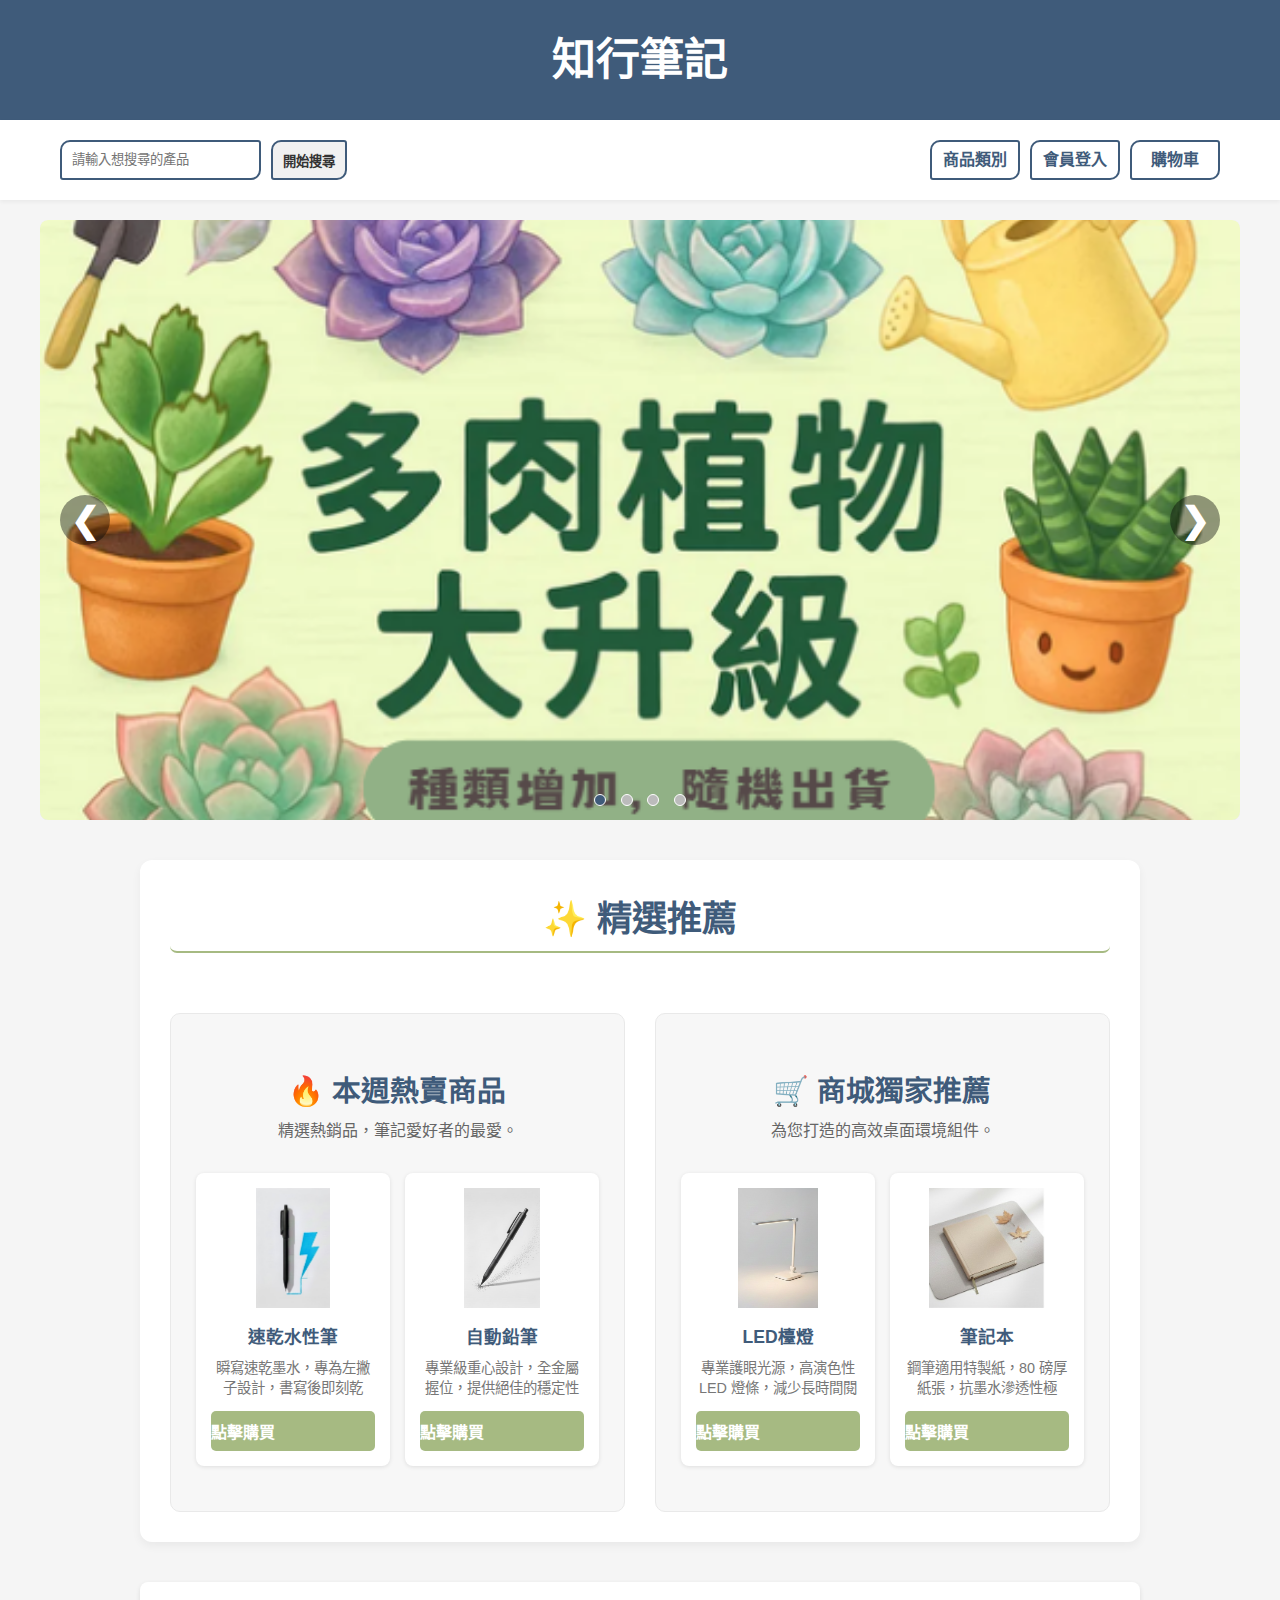
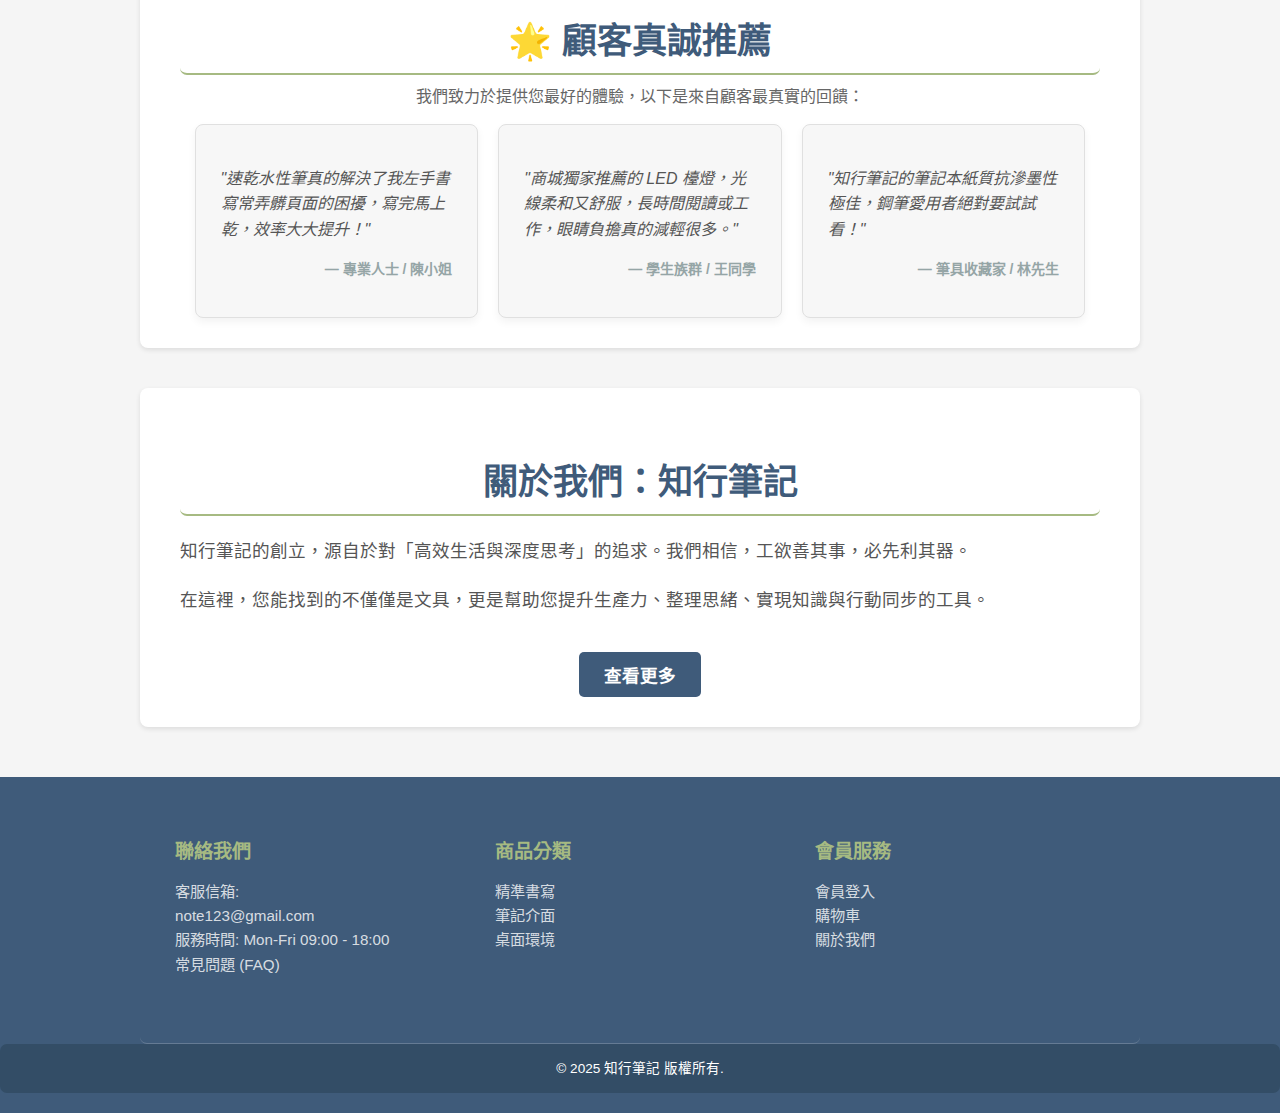
<file: index.html>
<!DOCTYPE html>
<html lang="zh-TW">
<head>
    <meta charset="UTF-8">
    <meta name="viewport" content="width=device-width, initial-scale=1.0">
    <title>知行筆記 - 首頁</title>
    <link rel="stylesheet" href="style.css">
</head>
<body>

    <header>
      <section class="size">
            <a href="index.html" class="logo-link">知行筆記</a>
      </section>
      
      <section>
        <nav class="top-nav">

          <form action="product/search/search-results.html" method="GET"> 
            <input type="text" name="q" placeholder="請輸入想搜尋的產品" class="search-input">
            <button type="submit" class="search-button">開始搜尋</button>
          </form>
            
            <div class="category-dropdown">
                
                <input type="checkbox" id="category-toggle" class="category-toggle" hidden>
                
                <label for="category-toggle" class="category-link">商品類別</label>
                
                <ul class="dropdown-content">
                  <li><a href="product/category/category.html?type=pen">🖋️ 精準書寫</a></li> 
                  <li><a href="product/category/category.html?type=book">📓 筆記介面</a></li> 
                  <li><a href="product/category/category.html?type=desk">💻 桌面環境</a></li> 
              </ul>
            </div>
            <a href="product/login/login.html" class="member-link">會員登入</a>

            <a href="product/cart/cart.html" class="shopping-cart-link">購物車</a>

        </nav>
    </header>

    <main>

        <div class="slideshow-container">
          
            <div class="carousel-content-wrapper">
                <div class="carousel-item active">
                    <a href="product/detail/detail.html?id=25">
                    <img src="image/photo1.jpg" alt="photo1">
                </a>
                </div>
      
                <div class="carousel-item">
                    <a href="product/detail/detail.html?id=26">
                    <img src="image/photo2.jpg" alt="photo2">
                    </a>
              </div>
      
                <div class="carousel-item">
                    <a href="product/cart/cart.html">
                    <img src="image/photo3.jpg" alt="photo2">
                    </a>
                </div>
      
                <div class="carousel-item">
                    <a href="product/cart/cart.html">
                    <img src="image/photo4.jpg" alt="photo2">
                    </a>
                </div>
            </div>

          <a class="prev-btn" onclick="plusSlides(-1)">&#10094;</a>
          <a class="next-btn" onclick="plusSlides(1)">&#10095;</a>
  
          <div class="indicator-bar">
              <span class="indicator active" onclick="currentSlide(0)"></span>
              <span class="indicator" onclick="currentSlide(1)"></span>
              <span class="indicator" onclick="currentSlide(2)"></span>
              <span class="indicator" onclick="currentSlide(3)"></span>
              </div>
        </div>
      <script src="slideshow.js"></script>

      <section class="promoted-sections-container">
        
        <h2 class="activity-title">✨ 精選推薦</h2>
        
        <div class="featured-block hot-selling">
            <h3>🔥 本週熱賣商品</h3>
            <p class="section-description">精選熱銷品，筆記愛好者的最愛。</p>
            
            <div class="product-card-container">
                <div class="product-card">
                    <img src="product/image/photo1.jpg" alt="速乾水性筆">
                    <h4>速乾水性筆</h4>
                    <p>瞬寫速乾墨水，專為左撇子設計，書寫後即刻乾燥。</p>
                    <a href="product/detail/detail.html?id=1" class="buy-link">點擊購買</a>
                </div>
                
                <div class="product-card">
                    <img src="product/image/photo2.jpg" alt="自動鉛筆">
                    <h4>自動鉛筆</h4>
                    <p>專業級重心設計，全金屬握位，提供絕佳的穩定性和操控手感。</p>
                    <a href="product/detail/detail.html?id=2" class="buy-link">點擊購買</a>
                </div>
            </div>
        </div>

        <div class="featured-block featured-recommend">
            <h3>🛒 商城獨家推薦</h3>
            <p class="section-description">為您打造的高效桌面環境組件。</p>

            <div class="product-card-container">
                <div class="product-card">
                    <img src="product/image/photo22.jpg" alt="LED檯燈">
                    <h4>LED檯燈</h4>
                    <p>專業護眼光源，高演色性 LED 燈條，減少長時間閱讀對眼睛的負擔。</p>
                    <a href="product/detail/detail.html?id=22" class="buy-link">點擊購買</a>
                </div>
                
                <div class="product-card">
                    <img src="product/image/photo10.jpg" alt="筆記本">
                    <h4>筆記本</h4>
                    <p>鋼筆適用特製紙，80 磅厚紙張，抗墨水滲透性極佳。</p>
                    <a href="product/detail/detail.html?id=10" class="buy-link">點擊購買</a>
                </div>
            </div>
        </div>
    </section>

    <section class="testimonials-section">
      <h2>🌟 顧客真誠推薦</h2>
      <p class="section-description">我們致力於提供您最好的體驗，以下是來自顧客最真實的回饋：</p> 
  
      <div class="testimonial-card-container">
          <div class="testimonial-card">
              <p class="quote">"速乾水性筆真的解決了我左手書寫常弄髒頁面的困擾，寫完馬上乾，效率大大提升！"</p>
              <p class="customer-info">— 專業人士 / 陳小姐</p>
          </div>
          
          <div class="testimonial-card">
              <p class="quote">"商城獨家推薦的 LED 檯燈，光線柔和又舒服，長時間閱讀或工作，眼睛負擔真的減輕很多。"</p>
              <p class="customer-info">— 學生族群 / 王同學</p>
          </div>

           <div class="testimonial-card">
              <p class="quote">"知行筆記的筆記本紙質抗滲墨性極佳，鋼筆愛用者絕對要試試看！" </p>
              <p class="customer-info">— 筆具收藏家 / 林先生</p>
          </div>
      </div>
  </section>

    <section class="about-us-section">
        <h2>關於我們：知行筆記</h2>
        <div class="about-content">
            <p>知行筆記的創立，源自於對「高效生活與深度思考」的追求。我們相信，工欲善其事，必先利其器。</p>
            <p>在這裡，您能找到的不僅僅是文具，更是幫助您提升生產力、整理思緒、實現知識與行動同步的工具。</p>
            </div>

            <div class="about-us-footer">
              <a href="about/about.html" class="view-more-btn">查看更多</a>
          </div>
    </section>
   
    </main>

    <footer class="main-footer">
        <div class="footer-content-wrapper">
            <div class="footer-column">
                <h4>聯絡我們</h4>
                <ul>
                  <li>客服信箱: <a href="mailto:note123@gmail.com">note123@gmail.com</a></li>
                  <li>服務時間: Mon-Fri 09:00 - 18:00</li>
                  <li><a href="faq/faq.html">常見問題 (FAQ)</a></li>
                </ul>
            </div>
            <div class="footer-column">
                <h4>商品分類</h4>
                <ul>
                    <li><a href="product/category/category.html?type=pen">精準書寫</a></li>
                    <li><a href="product/category/category.html?type=book">筆記介面</a></li>
                    <li><a href="product/category/category.html?type=desk">桌面環境</a></li>
                </ul>
            </div>
            <div class="footer-column">
                <h4>會員服務</h4>
                <ul>
                    <li><a href="product/login/login.html">會員登入</a></li>
                    <li><a href="product/cart/cart.html">購物車</a></li>
                    <li><a href="about/about.html">關於我們</a></li>
                </ul>
            </div>
        </div>
        <div class="footer-bottom">
            <p>© 2025 知行筆記 版權所有.</p>
        </div>
    </footer>
    <script src="product/login/header-status.js"></script>
    </body>
</html>
</file>
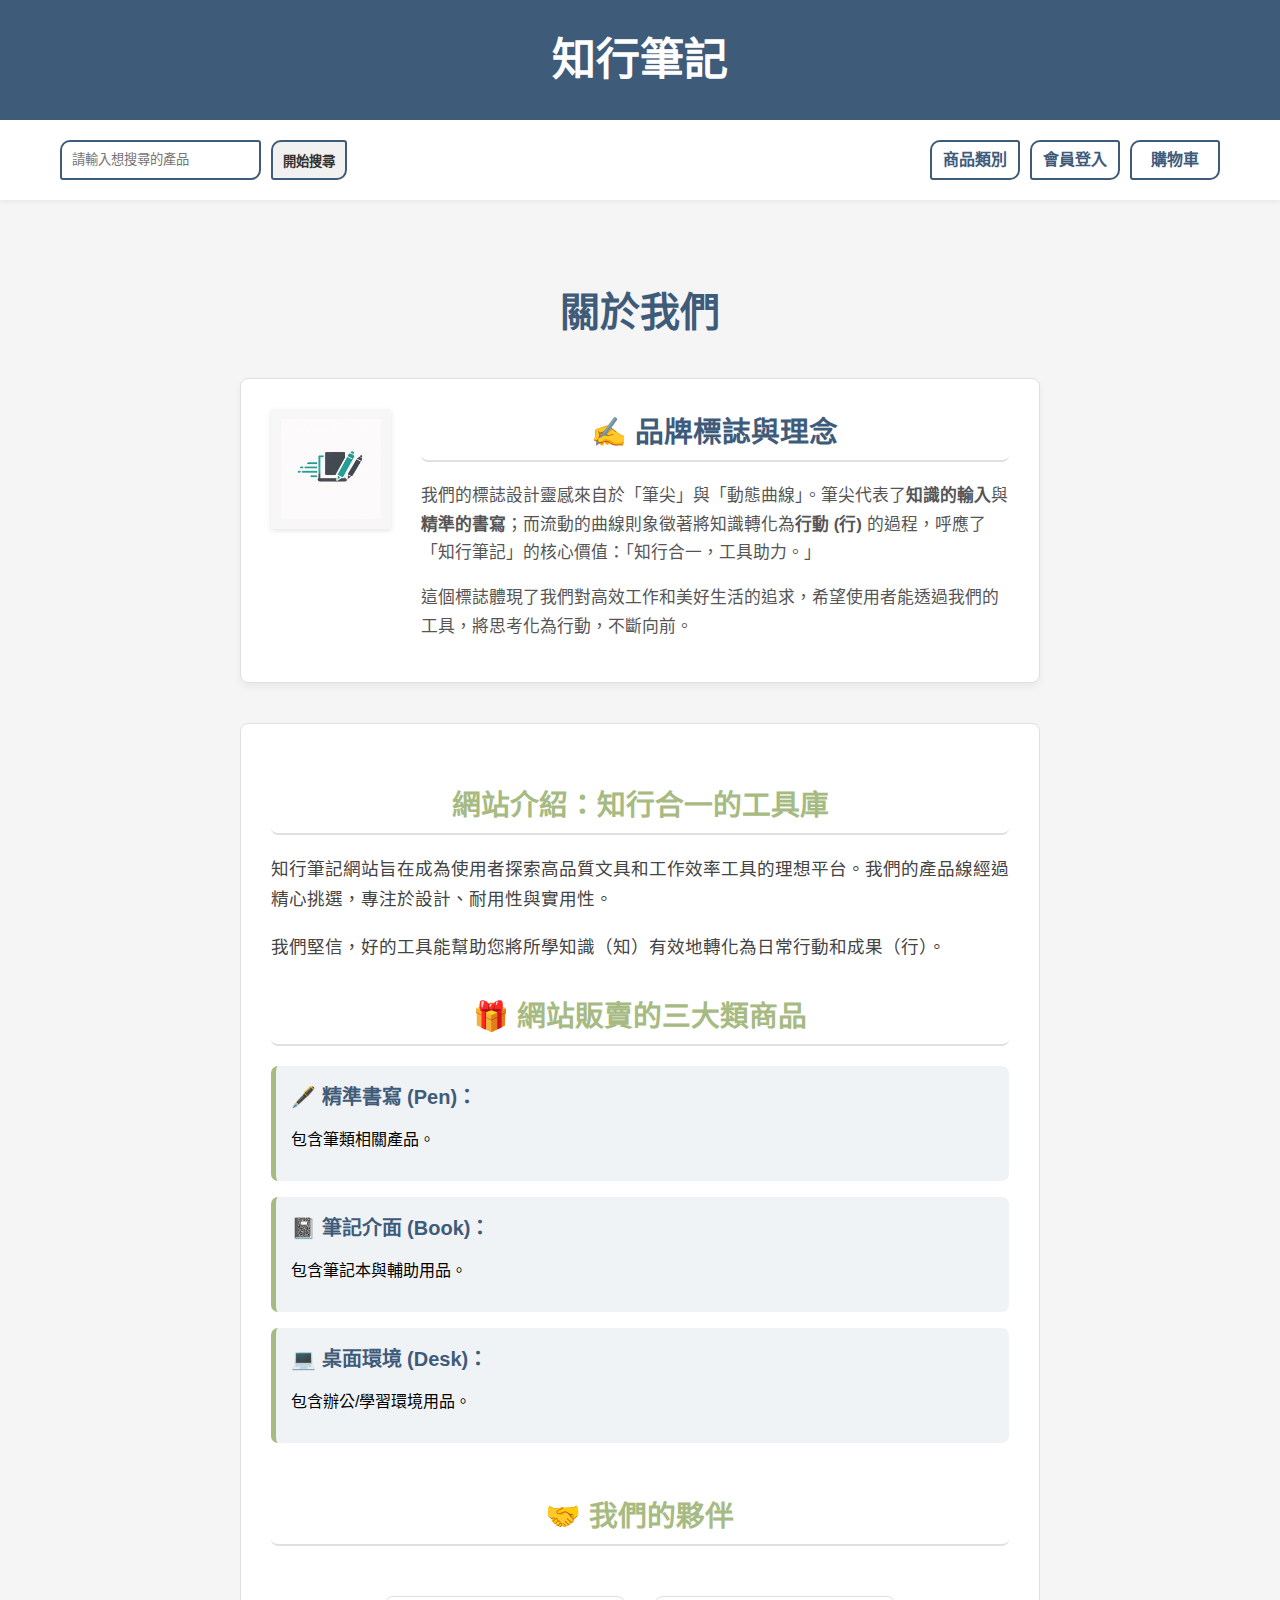
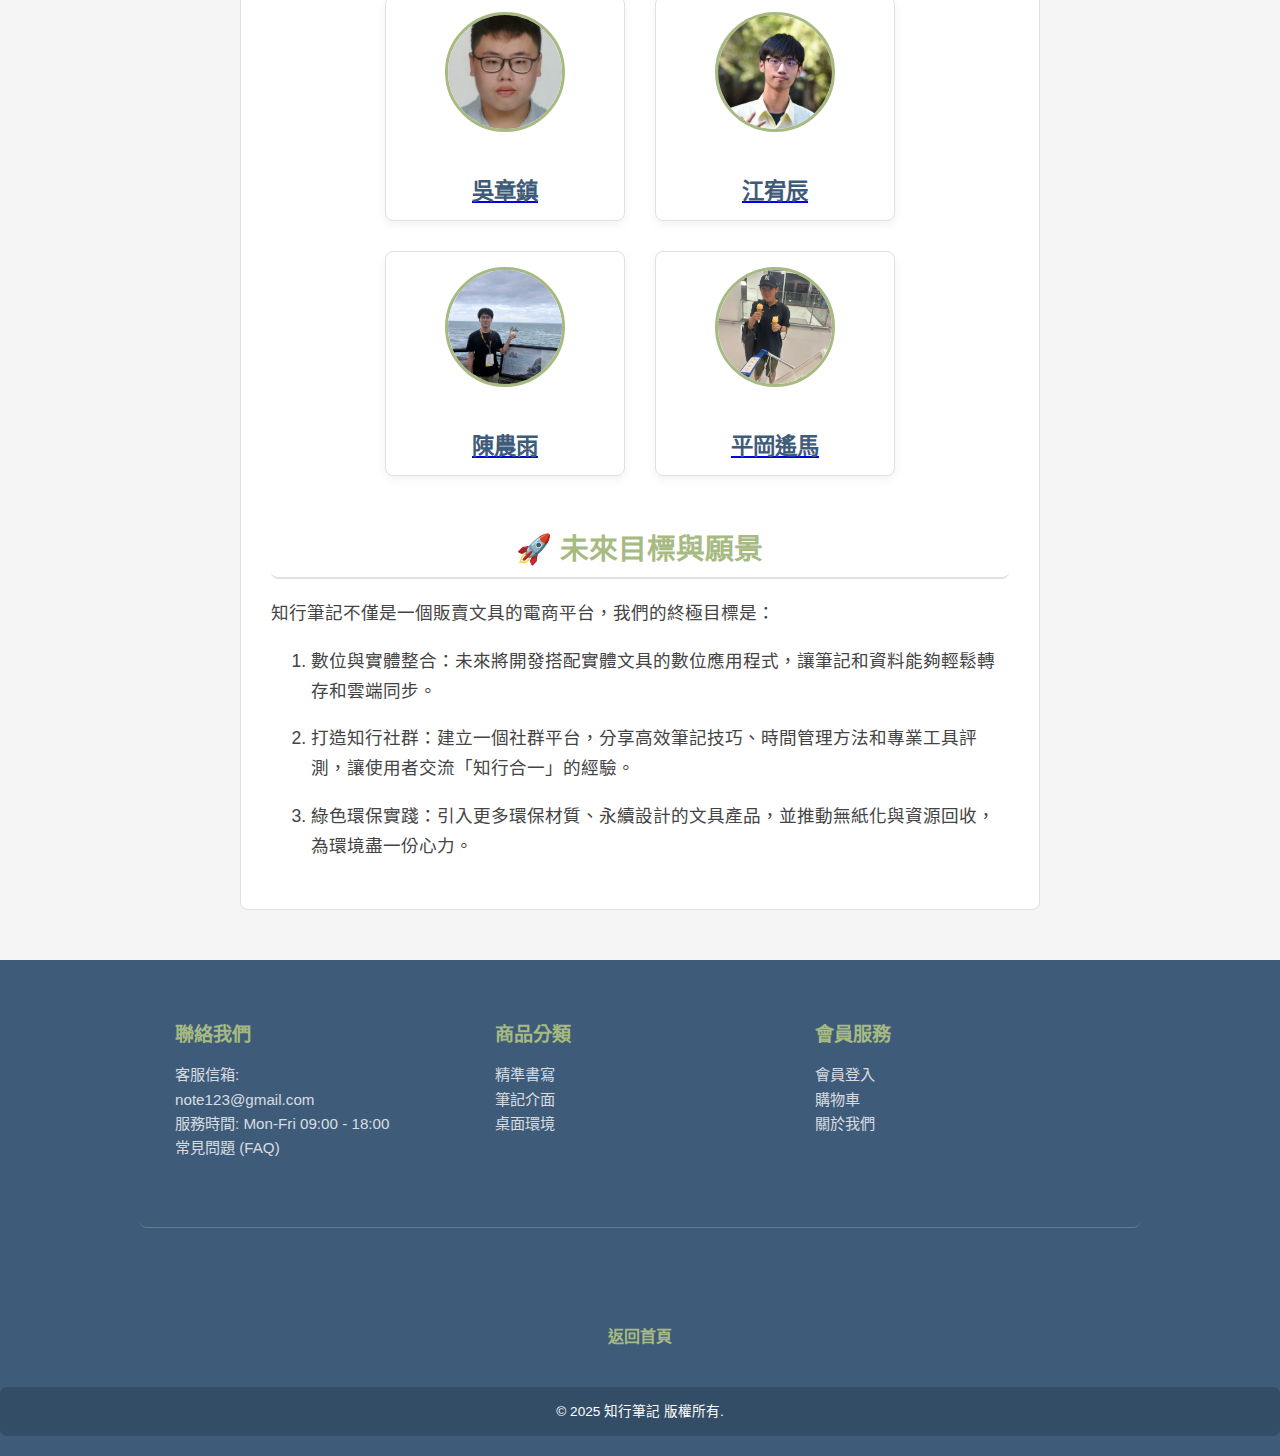
<file: about/about.html>
<!DOCTYPE html>
<html lang="zh-TW">
<head>
    <meta charset="UTF-8">
    <meta name="viewport" content="width=device-width, initial-scale=1.0">
    <title>知行筆記 - 關於我們</title>
    <link rel="stylesheet" href="../style.css">
    <link rel="stylesheet" href="aboutstyle.css">
</head>
<body>
    <header>
        <section class="size">
            <div class="logo">
                <a href="../index.html" class="logo-link">知行筆記</a>
            </div>
        </section>
        
        <nav class="top-nav">
            <form action="../product/search/search-results.html" method="GET"> 
                <input type="text" name="q" placeholder="請輸入想搜尋的產品" class="search-input">
                <button type="submit" class="search-button">開始搜尋</button>
            </form>
            
            <div class="category-dropdown">
                
                <input type="checkbox" id="category-toggle" class="category-toggle" hidden>
                
                <label for="category-toggle" class="category-link">商品類別</label>
                
                <ul class="dropdown-content">
                    <li><a href="../product/category/category.html?type=pen">🖋️ 精準書寫</a></li> 
                    <li><a href="../product/category/category.html?type=book">📓 筆記介面</a></li>
                    <li><a href="../product/category/category.html?type=desk">💻 桌面環境</a></li>
                </ul>
            </div>
            <a href="../product//login/login.html" class="member-link">會員登入</a>
            <a href="../product/cart/cart.html" class="shopping-cart-link">購物車</a>
        </nav>
    </header>

    <main>
        <section>
            <h2 class="about-page-title">關於我們</h2>
            
            <div class="brand-identity-container">
                <img src="../image/logo-photo.jpg" alt="知行筆記 Logo" class="brand-logo-large">
                <div class="brand-text">
                    <h3 class="intro-title">✍️ 品牌標誌與理念</h3>
                    <p>我們的標誌設計靈感來自於「筆尖」與「動態曲線」。筆尖代表了<strong>知識的輸入</strong>與<strong>精準的書寫</strong>；而流動的曲線則象徵著將知識轉化為<strong>行動 (行)</strong> 的過程，呼應了「知行筆記」的核心價值：「知行合一，工具助力。」</p>
                    <p>這個標誌體現了我們對高效工作和美好生活的追求，希望使用者能透過我們的工具，將思考化為行動，不斷向前。</p>
                </div>
            </div>
            
            <div class="website-intro-container">
                <h3 class="intro-title">網站介紹：知行合一的工具庫</h3>
                
                <div class="intro-content">
                    <p>知行筆記網站旨在成為使用者探索高品質文具和工作效率工具的理想平台。我們的產品線經過精心挑選，專注於設計、耐用性與實用性。</p>
                    <p>我們堅信，好的工具能幫助您將所學知識（知）有效地轉化為日常行動和成果（行）。</p>
                </div>
                
                <h3 class="intro-title" style="margin-top: 30px;">🎁 網站販賣的三大類商品</h3>
                <ul class="product-category-list">
                    <li>
                        <h4>🖋️ 精準書寫 (Pen)：</h4>
                        <p>包含筆類相關產品。</p>
                    </li>
                    <li>
                        <h4>📓 筆記介面 (Book)：</h4>
                        <p>包含筆記本與輔助用品。</p>
                    </li>
                    <li>
                        <h4>💻 桌面環境 (Desk)：</h4>
                        <p>包含辦公/學習環境用品。</p>
                    </li>
                </ul>

                <h3 class="intro-title team-intro-title">🤝 我們的夥伴</h3>

                <div class="team-members-container">

                    <a href="https://syxnxspxvx-ctrl.github.io/11344217.github.io/" target="_blank" rel="noopener noreferrer" class="member-link-wrapper">
                        <div class="member-card">
                            <img src="../image/photo-myself-a.jpg" alt="photo" class="member-photo">
                            <h4 class="member-name">吳章鎮</h4>
                        </div>
                    </a>

                    <a href="https://atq4378r.github.io/" target="_blank" rel="noopener noreferrer" class="member-link-wrapper">
                        <div class="member-card">
                            <img src="../image/photo-myself-b.jpg" alt="photo" class="member-photo">
                            <h4 class="member-name">江宥辰</h4>
                        </div>
                    </a>

                    <a href="https://yuuu1205.github.io/yuyuyu.1205github.io/" target="_blank" rel="noopener noreferrer" class="member-link-wrapper">
                        <div class="member-card">
                            <img src="../image/photo-myself-c.jpg" alt="photo" class="member-photo">
                            <h4 class="member-name">陳農雨</h4>
                        </div>
                    </a>
                    
                    <a href="https://haruma0328.github.io/my-portfolio-website/" target="_blank" rel="noopener noreferrer" class="member-link-wrapper">
                        <div class="member-card">
                            <img src="../image/photo-myself-d.jpg" alt="photo" class="member-photo">
                            <h4 class="member-name">平岡遙馬</h4>
                        </div>
                    </a>

                </div>

                <h3 class="intro-title" style="margin-top: 30px;">🚀 未來目標與願景</h3>
                <div class="intro-content">
                    <p>知行筆記不僅是一個販賣文具的電商平台，我們的終極目標是：</p>
                    <ol>
                        <li>數位與實體整合：未來將開發搭配實體文具的數位應用程式，讓筆記和資料能夠輕鬆轉存和雲端同步。</li>
                        <li>打造知行社群：建立一個社群平台，分享高效筆記技巧、時間管理方法和專業工具評測，讓使用者交流「知行合一」的經驗。</li>
                        <li>綠色環保實踐：引入更多環保材質、永續設計的文具產品，並推動無紙化與資源回收，為環境盡一份心力。</li>
                    </ol>
                </div>
            </div>
        </section>
    </main>
    <footer class="main-footer">
        <div class="footer-content-wrapper">
            <div class="footer-column">
                <h4>聯絡我們</h4>
                <ul>
                  <li>客服信箱: <a href="mailto:note123@gmail.com">note123@gmail.com</a></li>
                  <li>服務時間: Mon-Fri 09:00 - 18:00</li>
                  <li><a href="../faq/faq.html">常見問題 (FAQ)</a></li>
                </ul>
            </div>
            <div class="footer-column">
                <h4>商品分類</h4>
                <ul>
                    <li><a href="../product/category/category.html?type=pen">精準書寫</a></li>
                    <li><a href="../product/category/category.html?type=book">筆記介面</a></li>
                    <li><a href="../product/category/category.html?type=desk">桌面環境</a></li>
                </ul>
            </div>
            <div class="footer-column">
                <h4>會員服務</h4>
                <ul>
                    <li><a href="../product/login/login.html">會員登入</a></li>
                    <li><a href="../product/cart/cart.html">購物車</a></li>
                    <li><a href="about.html">關於我們</a></li>
                </ul>
            </div>
        </div>
        <div class="main-footer">
            <a href="../index.html" class="footer-home-link">返回首頁</a>
        </div>
        <div class="footer-bottom">
            <p>© 2025 知行筆記 版權所有.</p>
        </div>
    </footer>
</body>
</html>
</file>
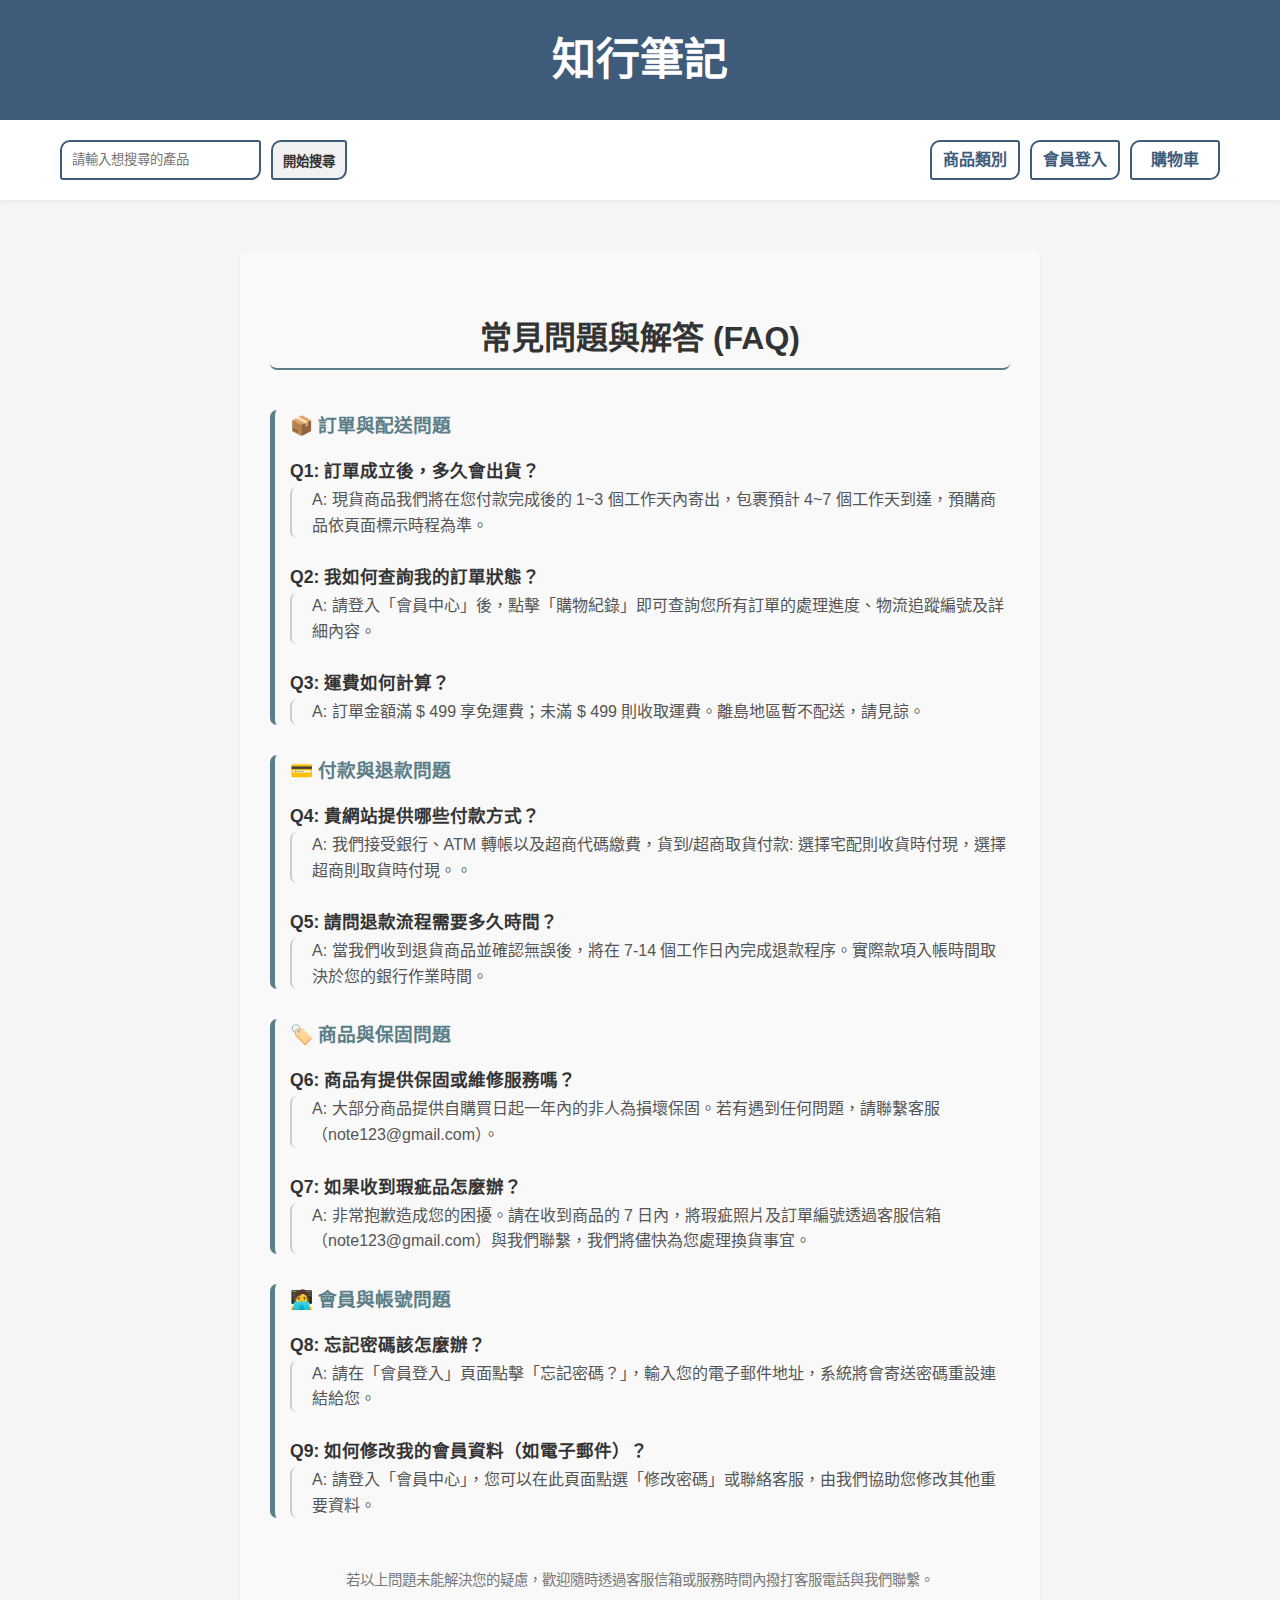
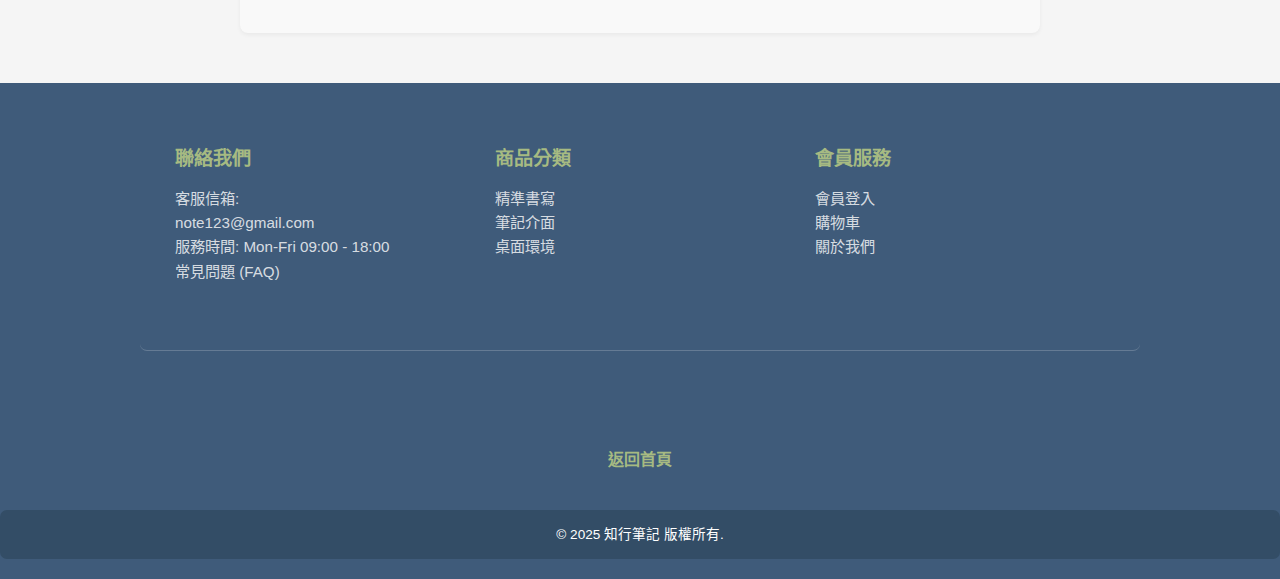
<file: faq/faq.html>
<!DOCTYPE html>
<html lang="zh-TW">
<head>
    <meta charset="UTF-8">
    <meta name="viewport" content="width=device-width, initial-scale=1.0">
    <title>知行筆記 - 常見問題 (FAQ)</title>
    <link rel="stylesheet" href="../style.css"> 
    <link rel="stylesheet" href="faqstyle.css"> 
</head>
<body>

    <header>
        <section class="size">
            <div class="logo">
                <a href="../index.html" class="logo-link">知行筆記</a>
            </div>
        </section>
        
        <nav class="top-nav">
            <form action="../product/search/search-results.html" method="GET"> 
                <input type="text" name="q" placeholder="請輸入想搜尋的產品" class="search-input">
                <button type="submit" class="search-button">開始搜尋</button>
            </form>
            
            <div class="category-dropdown">
                <input type="checkbox" id="category-toggle" class="category-toggle" hidden>
                <label for="category-toggle" class="category-link">商品類別</label>
                <ul class="dropdown-content">
                  <li><a href="../product/category/category.html?type=pen">🖋️ 精準書寫</a></li> 
                  <li><a href="../product/category/category.html?type=book">📓 筆記介面</a></li> 
                  <li><a href="../product/category/category.html?type=desk">💻 桌面環境</a></li> 
              </ul>
            </div>
            
            <a href="../product/login/login.html" class="member-link">會員登入</a>
            <a href="../product/cart/cart.html" class="shopping-cart-link">購物車</a>
        </nav>
    </header>

    <div class="faq-container">
        <h1>常見問題與解答 (FAQ)</h1>
        
        <div class="faq-section">
            <h3>📦 訂單與配送問題</h3>
            
            <div class="qa-item">
                <strong>Q1: 訂單成立後，多久會出貨？</strong>
                <p>A: 現貨商品我們將在您付款完成後的 1~3 個工作天內寄出，包裹預計 4~7 個工作天到達，預購商品依頁面標示時程為準。</p>
            </div>
            
            <div class="qa-item">
                <strong>Q2: 我如何查詢我的訂單狀態？</strong>
                <p>A: 請登入「會員中心」後，點擊「購物紀錄」即可查詢您所有訂單的處理進度、物流追蹤編號及詳細內容。</p>
            </div>
            
            <div class="qa-item">
                <strong>Q3: 運費如何計算？</strong>
                <p>A: 訂單金額滿 $ 499 享免運費；未滿 $ 499 則收取運費。離島地區暫不配送，請見諒。</p>
            </div>
        </div>

        <div class="faq-section">
            <h3>💳 付款與退款問題</h3>
            
            <div class="qa-item">
                <strong>Q4: 貴網站提供哪些付款方式？</strong>
                <p>A: 我們接受銀行、ATM 轉帳以及超商代碼繳費，貨到/超商取貨付款: 選擇宅配則收貨時付現，選擇超商則取貨時付現。。</p>
            </div>
            
            <div class="qa-item">
                <strong>Q5: 請問退款流程需要多久時間？</strong>
                <p>A: 當我們收到退貨商品並確認無誤後，將在 7-14 個工作日內完成退款程序。實際款項入帳時間取決於您的銀行作業時間。</p>
            </div>
        </div>
        
        <div class="faq-section">
            <h3>🏷️ 商品與保固問題</h3>
            
            <div class="qa-item">
                <strong>Q6: 商品有提供保固或維修服務嗎？</strong>
                <p>A: 大部分商品提供自購買日起一年內的非人為損壞保固。若有遇到任何問題，請聯繫客服（note123@gmail.com）。</p>
            </div>
            
            <div class="qa-item">
                <strong>Q7: 如果收到瑕疵品怎麼辦？</strong>
                <p>A: 非常抱歉造成您的困擾。請在收到商品的 7 日內，將瑕疵照片及訂單編號透過客服信箱（note123@gmail.com）與我們聯繫，我們將儘快為您處理換貨事宜。</p>
            </div>
        </div>

        <div class="faq-section">
            <h3>🧑‍💻 會員與帳號問題</h3>
            
            <div class="qa-item">
                <strong>Q8: 忘記密碼該怎麼辦？</strong>
                <p>A: 請在「會員登入」頁面點擊「忘記密碼？」，輸入您的電子郵件地址，系統將會寄送密碼重設連結給您。</p>
            </div>
            
            <div class="qa-item">
                <strong>Q9: 如何修改我的會員資料（如電子郵件）？</strong>
                <p>A: 請登入「會員中心」，您可以在此頁面點選「修改密碼」或聯絡客服，由我們協助您修改其他重要資料。</p>
            </div>
        </div>
        
        <p style="text-align: center; margin-top: 50px; font-size: 0.9em; color: #777;">若以上問題未能解決您的疑慮，歡迎隨時透過客服信箱或服務時間內撥打客服電話與我們聯繫。</p>

    </div>

    <footer class="main-footer">
        <div class="footer-content-wrapper">
            <div class="footer-column">
                <h4>聯絡我們</h4>
                <ul>
                  <li>客服信箱: <a href="mailto:note123@gmail.com">note123@gmail.com</a></li>
                  <li>服務時間: Mon-Fri 09:00 - 18:00</li>
                  <li><a href="faq.html">常見問題 (FAQ)</a></li> 
                </ul>
            </div>
            <div class="footer-column">
                <h4>商品分類</h4>
                <ul>
                    <li><a href="../product/category/category.html?type=pen">精準書寫</a></li>
                    <li><a href="../product/category/category.html?type=book">筆記介面</a></li>
                    <li><a href="../product/category/category.html?type=desk">桌面環境</a></li>
                </ul>
            </div>
            <div class="footer-column">
                <h4>會員服務</h4>
                <ul>
                    <li><a href="../product/login/login.html">會員登入</a></li>
                    <li><a href="../product/cart/cart.html">購物車</a></li>
                    <li><a href="../about/about.html">關於我們</a></li> 
                </ul>
            </div>
        </div>
        
        <div class="main-footer">
            <a href="../index.html" class="footer-home-link">返回首頁</a>
        </div>
        <div class="footer-bottom">
            <p>© 2025 知行筆記 版權所有.</p>
        </div>
    </footer>
    
</body>
</html>
</file>
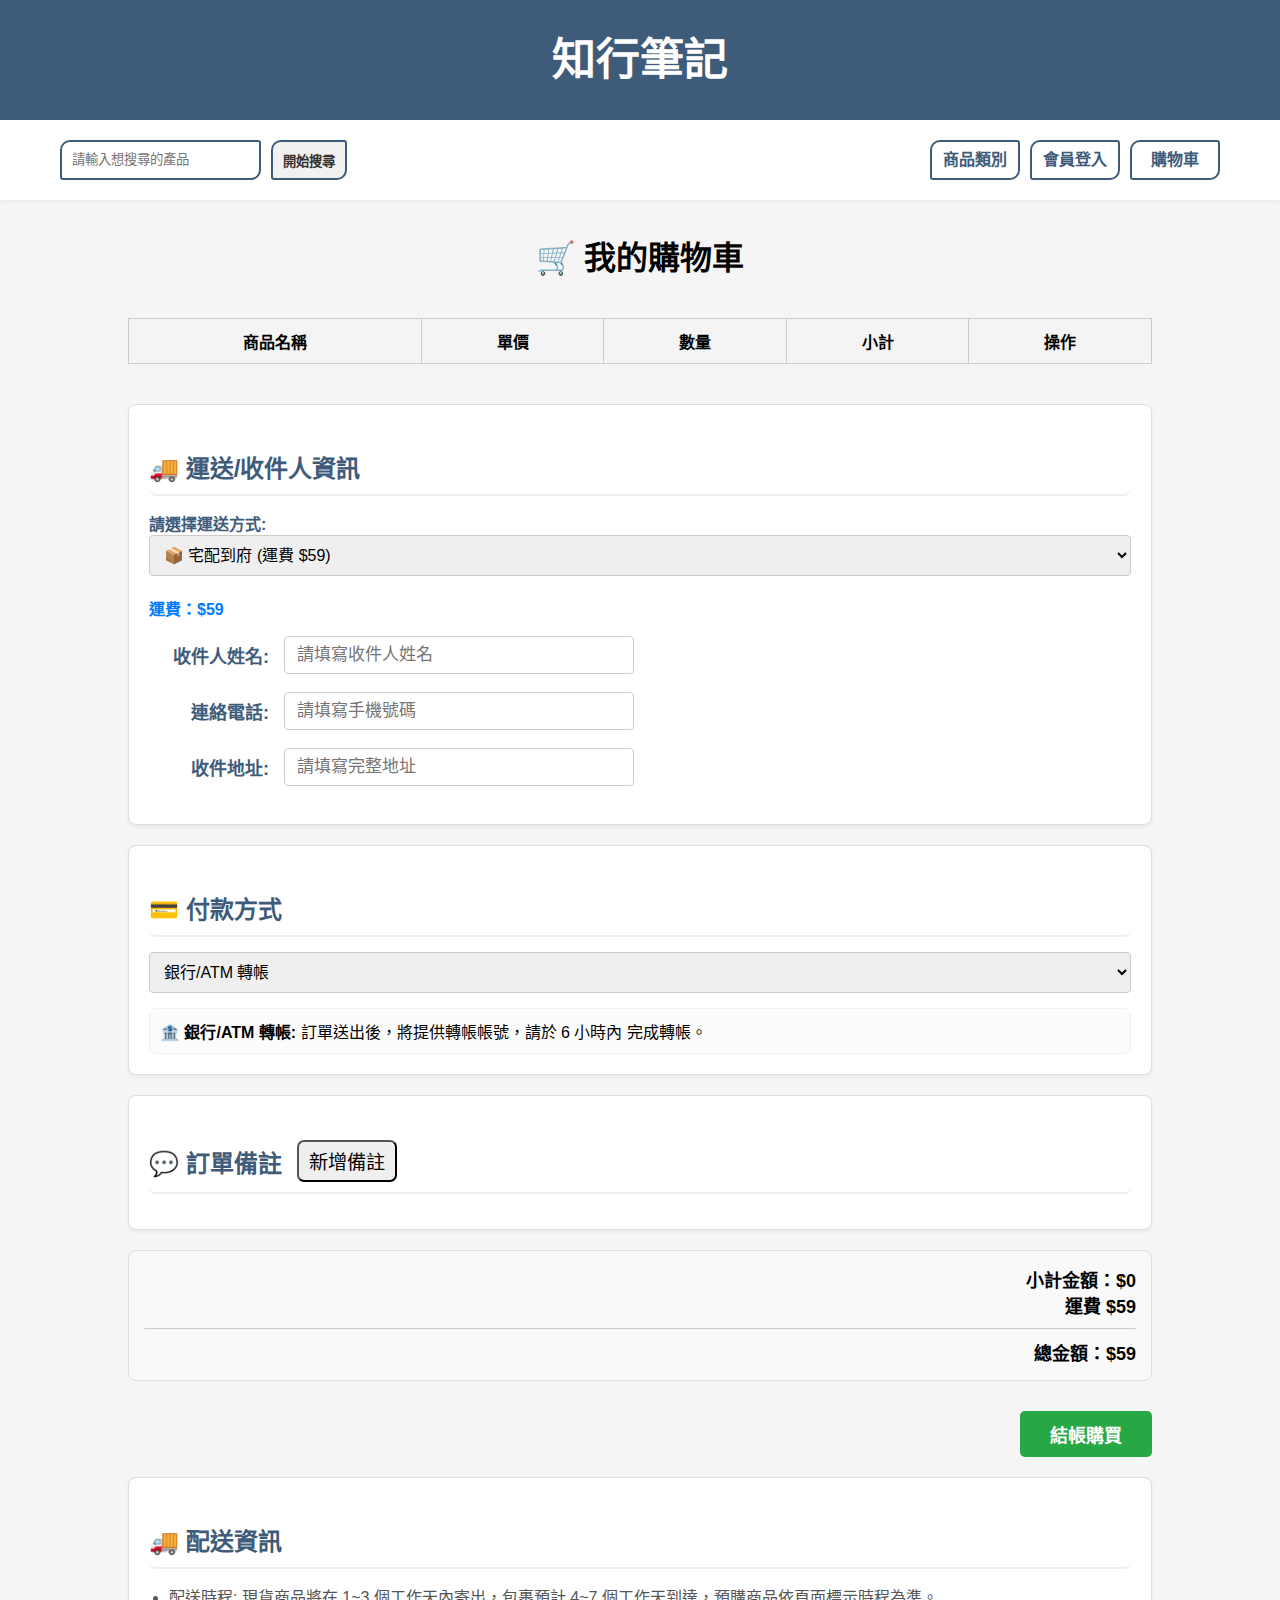
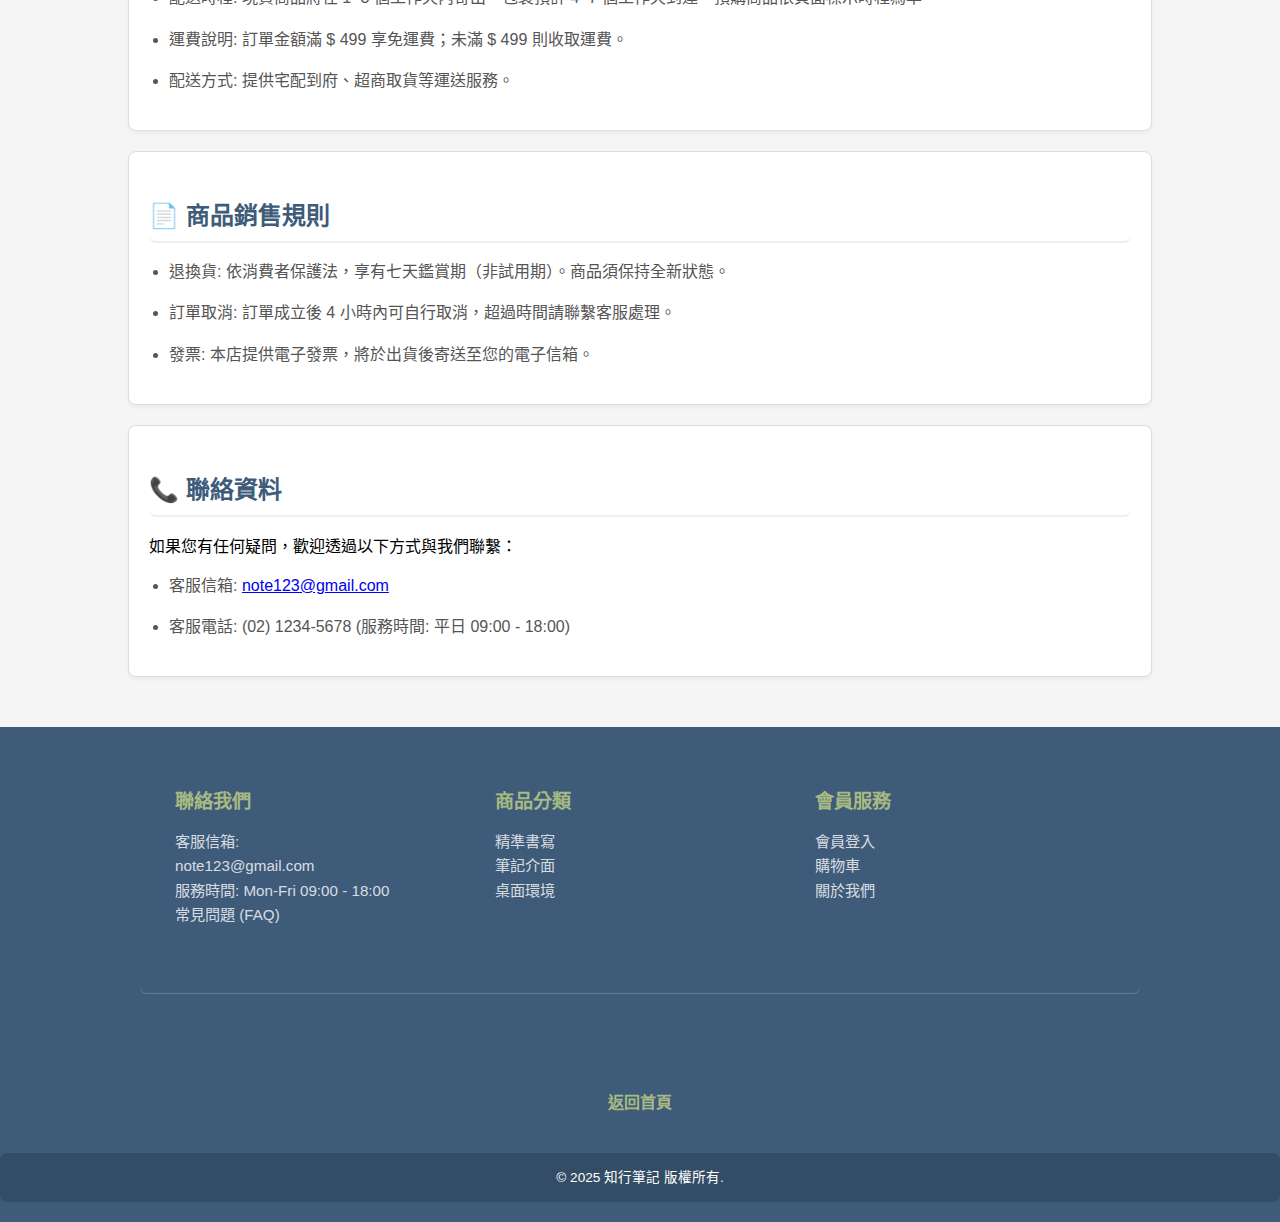
<file: product/cart/cart.html>
<!DOCTYPE html>
<html lang="zh-TW">
<head>
    <meta charset="UTF-8">
    <title>知行筆記 - 購物車</title>
    <link rel="stylesheet" href="cartstyle.css">
    <link rel="stylesheet" href="../allstyle.css"> 
</head>
<body>
    <header>
        <section class="size">
            <div class="logo">
                <a href="../../index.html" class="logo-link">知行筆記</a>
            </div>
        </section>
        
        <nav class="top-nav">
            <form action="../search/search-results.html" method="GET"> 
                <input type="text" name="q" placeholder="請輸入想搜尋的產品" class="search-input">
                <button type="submit" class="search-button">開始搜尋</button>
            </form>
            
            <div class="category-dropdown">
                
                <input type="checkbox" id="category-toggle" class="category-toggle" hidden>
                
                <label for="category-toggle" class="category-link">商品類別</label>
                
                <ul class="dropdown-content">
                    <li><a href="../category/category.html?type=pen">🖋️ 精準書寫</a></li> 
                    <li><a href="../category/category.html?type=book">📓 筆記介面</a></li>
                    <li><a href="../category/category.html?type=desk">💻 桌面環境</a></li>
                </ul>
            </div>
            <a href="../login/login.html" class="member-link">會員登入</a>
            <a href="cart.html" class="shopping-cart-link">購物車</a>
        </nav>
    </header>

    <div class="container">
        <h1 class="containera">🛒 我的購物車</h1>
        
        <table class="cart-table">
            <thead>
                <tr>
                    <th>商品名稱</th>
                    <th>單價</th>
                    <th>數量</th>
                    <th>小計</th>
                    <th>操作</th>
                </tr>
            </thead>
            <tbody id="cart-items">
                </tbody>
        </table>

        <div class="info-section" id="shipping-details-section">
            <h2>🚚 運送/收件人資訊</h2>

            <div class="form-group">
                <label for="shipping-method">請選擇運送方式:</label>
                <select id="shipping-method" style="width: 100%; padding: 10px; border: 1px solid #ccc; border-radius: 4px; font-size: 1em;">
                    <option value="home-delivery">📦 宅配到府 (運費 $59)</option>
                    <option value="convenience-store">🏪 超商取貨 (運費 $39)</option> 
                </select>
            </div>
            
            <p id="shipping-fee-display" style="font-weight: bold; color: #007bff; margin-top: 10px;">運費：$0</p>

            <div id="recipient-details">
                <div class="input-group">
                    <label for="recipient-name">收件人姓名:</label>
                    <input type="text" id="recipient-name" placeholder="請填寫收件人姓名" required>
                </div>

                <div class="input-group">
                    <label for="recipient-phone">連絡電話:</label>
                    <input type="tel" id="recipient-phone" placeholder="請填寫手機號碼" required>
                </div>

                <div class="input-group" id="address-group">
                    <label for="recipient-address">收件地址:</label>
                    <input type="text" id="recipient-address" placeholder="請填寫完整地址" required>
                </div>
                
                <div id="store-pickup-info" style="display: none; padding: 10px; border: 1px dashed #ccc; margin-top: 15px; background-color: #fffbe6; color: #8a6d3b; border-radius: 4px;">
                    *超商取貨: 請確認收件人姓名與電話正確，門市地址將在結帳後提供選擇。
                </div>
            </div>
        </div>
        
        <div class="info-section" id="payment-info">
            <h2>💳 付款方式</h2>
            <select id="payment-method" style="width: 100%; padding: 10px; border: 1px solid #ccc; border-radius: 4px; font-size: 1em;">
                <option value="bank-transfer">銀行/ATM 轉帳</option> 
                <option value="cash-on-delivery">貨到付款 / 超商取貨付款</option> 
            </select>
            <div id="payment-details" style="margin-top: 15px; padding: 10px; border: 1px solid #eee; background-color: #fcfcfc;">
                </div>
        </div>
        
        <div class="info-section">
            <h2>💬 訂單備註 <button id="toggle-note-btn" style="padding: 5px 10px; font-size: 0.8em;">新增備註</button></h2>
            <div id="note-section" style="display: none; margin-top: 10px;">
                <textarea id="order-note" placeholder="請填寫您想告知賣家的事項（例如：指定送貨日期等），最多 200 字。" maxlength="200" style="width: 100%; height: 80px; padding: 10px; box-sizing: border-box;"></textarea>
            </div>
        </div>

        <div class="total" id="cart-total">
            總金額：$0
        </div>

        <div class="checkout-button-container">
            <button id="checkout-btn">
                結帳購買
            </button>
        </div>

        <div class="info-section" id="shipping-info">
            <h2>🚚 配送資訊</h2>
            <ul>  
                <li>配送時程: 現貨商品將在 1~3 個工作天內寄出，包裹預計 4~7 個工作天到達，預購商品依頁面標示時程為準。</li>
                <li>運費說明: 訂單金額滿 $ 499 享免運費；未滿 $ 499 則收取運費。</li>
                <li>配送方式: 提供宅配到府、超商取貨等運送服務。</li>
            </ul>
        </div>

        <div class="info-section" id="sales-rules">
            <h2>📄 商品銷售規則</h2>
            <ul>
                <li>退換貨: 依消費者保護法，享有七天鑑賞期（非試用期）。商品須保持全新狀態。</li>
                <li>訂單取消: 訂單成立後 4 小時內可自行取消，超過時間請聯繫客服處理。</li>
                <li>發票: 本店提供電子發票，將於出貨後寄送至您的電子信箱。</li>
            </ul>
        </div>

        <div class="info-section" id="contact-info">
            <h2>📞 聯絡資料</h2>
            <p>如果您有任何疑問，歡迎透過以下方式與我們聯繫：</p>
            <ul>
                <li>客服信箱: <a href="mailto:note123@gmail.com">note123@gmail.com</a></li>
                <li>客服電話: (02) 1234-5678 (服務時間: 平日 09:00 - 18:00)</li>
            </ul>
        </div>

        <footer class="main-footer">
            <div class="footer-content-wrapper">
                <div class="footer-column">
                    <h4>聯絡我們</h4>
                    <ul>
                      <li>客服信箱: <a href="mailto:note123@gmail.com">note123@gmail.com</a></li>
                      <li>服務時間: Mon-Fri 09:00 - 18:00</li>
                      <li><a href="../../faq/faq.html">常見問題 (FAQ)</a></li>
                    </ul>
                </div>
                <div class="footer-column">
                    <h4>商品分類</h4>
                    <ul>
                        <li><a href="../category/category.html?type=pen">精準書寫</a></li>
                        <li><a href="../category/category.html?type=book">筆記介面</a></li>
                        <li><a href="../category/category.html?type=desk">桌面環境</a></li>
                    </ul>
                </div>
                <div class="footer-column">
                    <h4>會員服務</h4>
                    <ul>
                        <li><a href="../login/login.html">會員登入</a></li>
                        <li><a href="../cart/cart.html">購物車</a></li>
                        <li><a href="../../about/about.html">關於我們</a></li>
                    </ul>
                </div>
            </div>
            <div class="main-footer">
                <a href="../../index.html" class="footer-home-link">返回首頁</a>
            </div>
            <div class="footer-bottom">
                <p>© 2025 知行筆記 版權所有.</p>
            </div>
        </footer>

        <script src="cart.js"></script>
</body> 
</html>
</file>
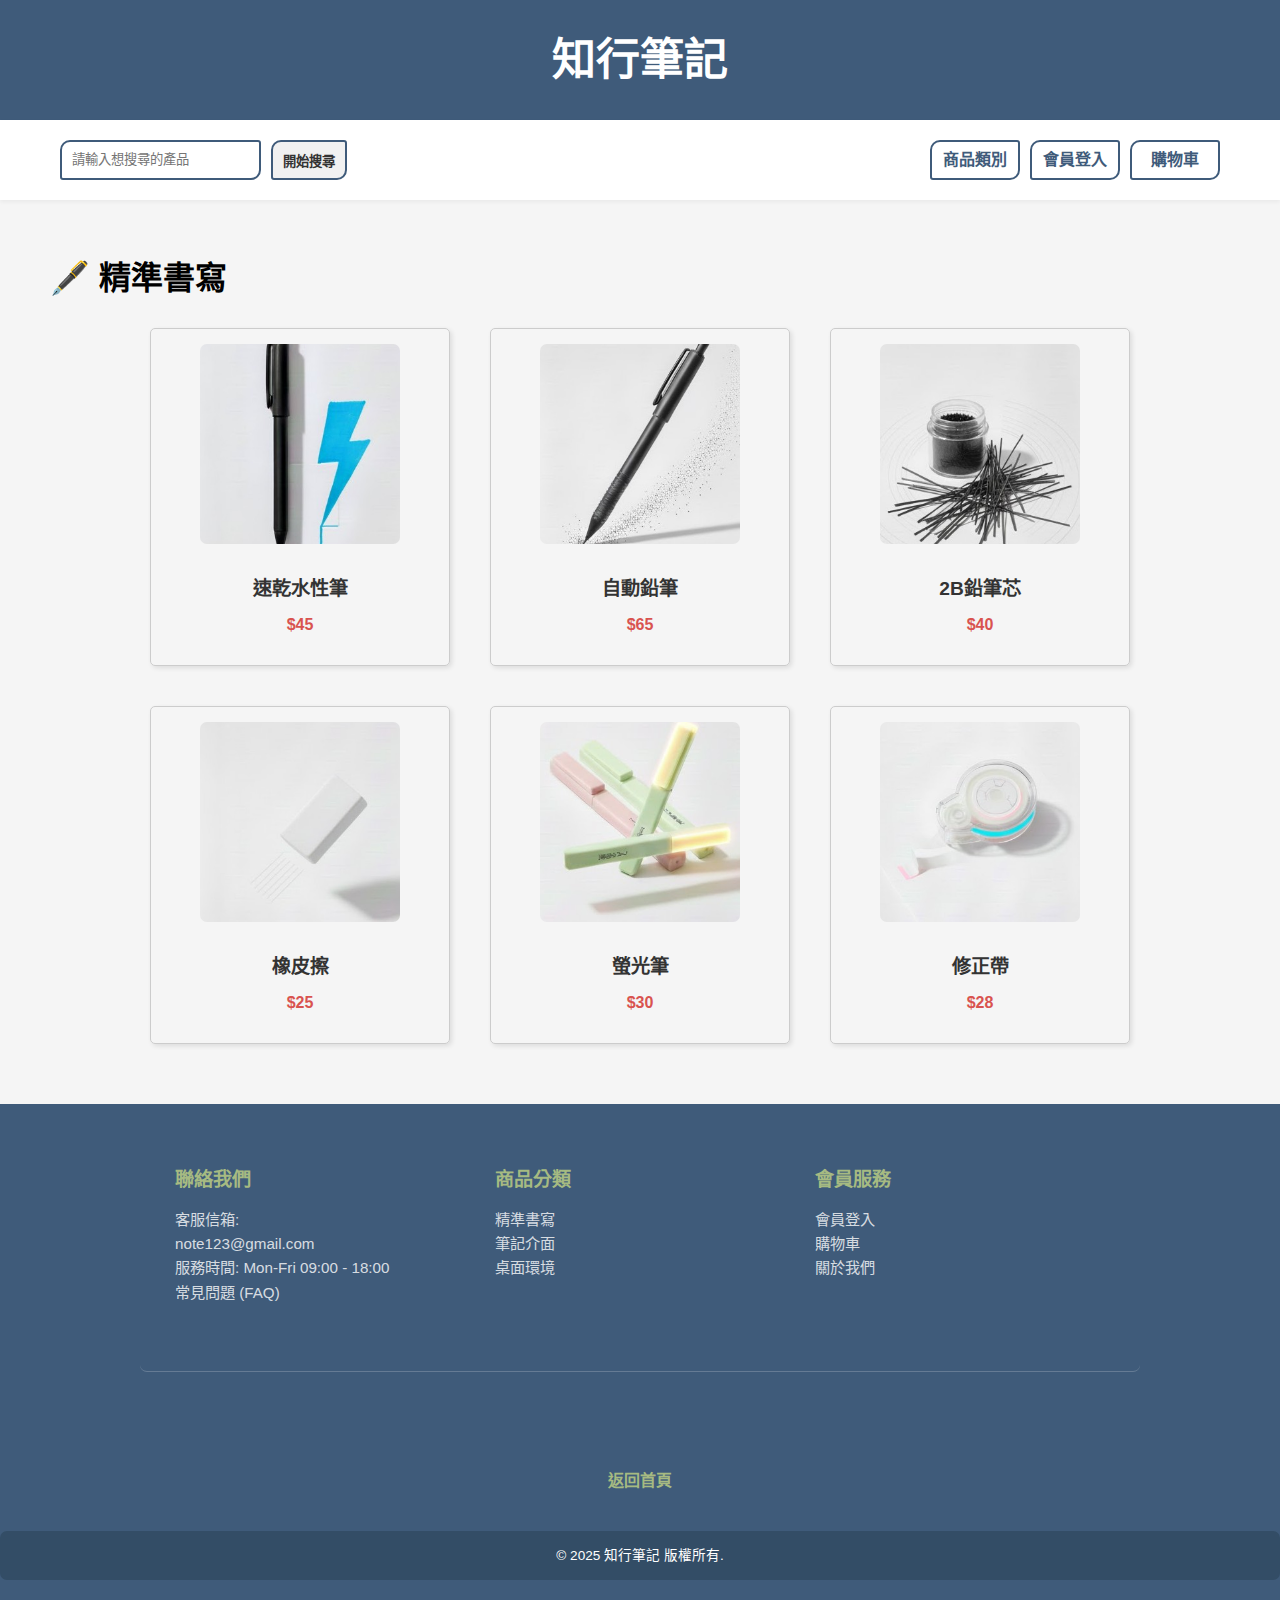
<file: product/category/category.html>
<!DOCTYPE html>
<html lang="zh-TW">
<head>
    <meta charset="UTF-8">
    <meta name="viewport" content="width=device-width, initial-scale=1.0">
    <title>商品類別 - 載入中...</title>
    <link rel="stylesheet" href="categorystyle.css"> 
    <link rel="stylesheet" href="../allstyle.css">
</head>
<body>
    <header>
        <section class="size">
            <div class="logo">
                <a href="../../index.html" class="logo-link">知行筆記</a>
            </div>
        </section>
        
        <nav class="top-nav">
            <form action="../search/search-results.html" method="GET"> 
                <input type="text" name="q" placeholder="請輸入想搜尋的產品" class="search-input">
                <button type="submit" class="search-button">開始搜尋</button>
            </form>
            
            <div class="category-dropdown">
                
                <input type="checkbox" id="category-toggle" class="category-toggle" hidden>
                
                <label for="category-toggle" class="category-link">商品類別</label>
                
                <ul class="dropdown-content">
                    <li><a href="category.html?type=pen">🖋️ 精準書寫</a></li> 
                    <li><a href="category.html?type=book">📓 筆記介面</a></li>
                    <li><a href="category.html?type=desk">💻 桌面環境</a></li>
                </ul>
            </div>
            <a href="../login/login.html" class="member-link">會員登入</a>
            <a href="../cart/cart.html" class="shopping-cart-link">購物車</a>
        </nav>
    </header>
    
    <h2 id="category-title"></h2>
    <div class="product-list" id="product-list-section"></div>
   

    <footer class="main-footer">
        <div class="footer-content-wrapper">
            <div class="footer-column">
                <h4>聯絡我們</h4>
                <ul>
                  <li>客服信箱: <a href="mailto:note123@gmail.com">note123@gmail.com</a></li>
                  <li>服務時間: Mon-Fri 09:00 - 18:00</li>
                  <li><a href="../../faq/faq.html">常見問題 (FAQ)</a></li>
                </ul>
            </div>
            <div class="footer-column">
                <h4>商品分類</h4>
                <ul>
                    <li><a href="../product/category/category.html?type=pen">精準書寫</a></li>
                    <li><a href="../category/category.html?type=book">筆記介面</a></li>
                    <li><a href="../category/category.html?type=desk">桌面環境</a></li>
                </ul>
            </div>
            <div class="footer-column">
                <h4>會員服務</h4>
                <ul>
                    <li><a href="../login/login.html">會員登入</a></li>
                    <li><a href="../cart/cart.html">購物車</a></li>
                    <li><a href="../../about/about.html">關於我們</a></li>
                </ul>
            </div>
        </div>
        <div class="main-footer">
            <a href="../../index.html" class="footer-home-link">返回首頁</a>
        </div>
        <div class="footer-bottom">
            <p>© 2025 知行筆記 版權所有.</p>
        </div>
    </footer>
    
    <script src="category.js"></script>
</body>
</html>
</file>
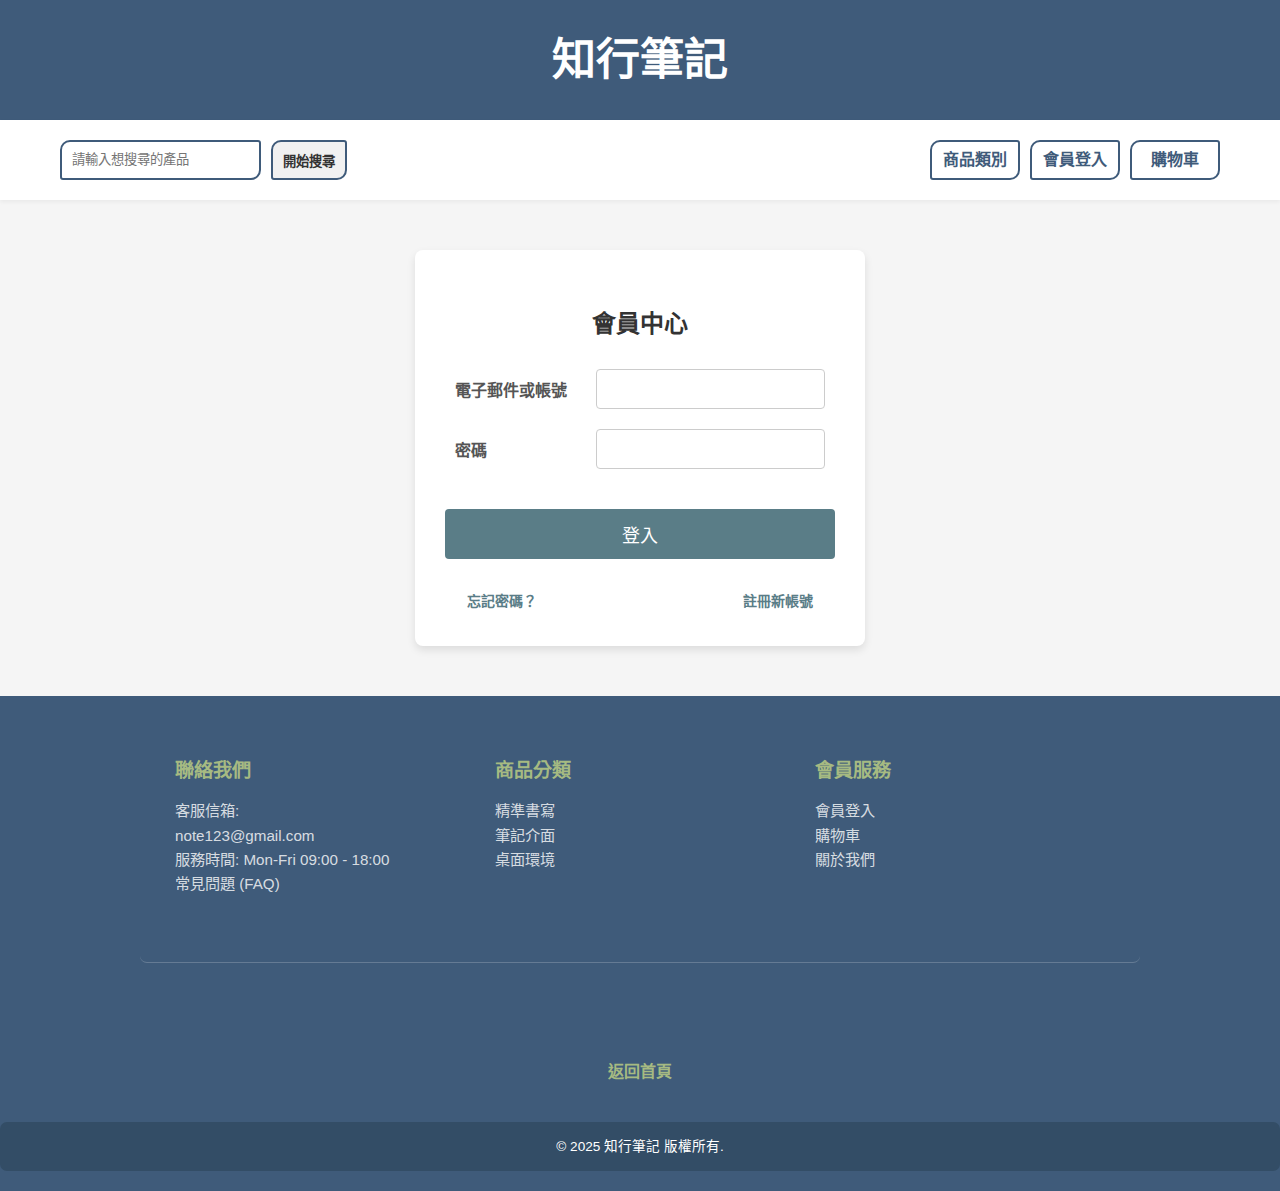
<file: product/login/login.html>
<!DOCTYPE html>
<html lang="zh-TW">
<head>
    <meta charset="UTF-8">
    <meta name="viewport" content="width=device-width, initial-scale=1.0">
    <title>知行筆記 - 會員登入</title>
    <link rel="stylesheet" href="loginstyle.css">
    <link rel="stylesheet" href="../allstyle.css"> 
</head>
<body>

    <header>
        <section class="size">
            <div class="logo">
                <a href="../../index.html" class="logo-link">知行筆記</a>
            </div>
        </section>
        
        <nav class="top-nav">
            <form action="../search/search-results.html" method="GET"> 
                <input type="text" name="q" placeholder="請輸入想搜尋的產品" class="search-input">
                <button type="submit" class="search-button">開始搜尋</button>
            </form>
            
            <div class="category-dropdown">
                
                <input type="checkbox" id="category-toggle" class="category-toggle" hidden>
                
                <label for="category-toggle" class="category-link">商品類別</label>
                
                <ul class="dropdown-content">
                  <li><a href="../category/category.html?type=pen">🖋️ 精準書寫</a></li> 
                  <li><a href="../category/category.html?type=book">📓 筆記介面</a></li> 
                  <li><a href="../category/category.html?type=desk">💻 桌面環境</a></li> 
              </ul>
            </div>
            
            <a href="../login/login.html" class="member-link">會員登入</a>
            <a href="../cart/cart.html" class="shopping-cart-link">購物車</a>
        </nav>
    </header>

    <div class="login-container">
        <h2>會員中心</h2>
        
        <div id="status-display" style="display: none; text-align: center;">
            <p id="welcome-message" style="font-size: 1.2em; font-weight: bold; margin-bottom: 20px;"></p>
            
            <p id="user-info-display" style="margin-bottom: 30px; line-height: 1.8; color: #555;"></p>
            
            <div class="member-menu-links">
                <a href="#" id="change-password-link" class="menu-link">修改密碼</a>
                <a href="#" id="order-history-link" class="menu-link">購物紀錄</a>
            </div>
            
            <button id="logout-button" class="action-button">登出</button>
        </div>
        
        <div id="change-password-section" style="display: none;">
            <h3>修改您的密碼</h3>
            <form id="changePasswordForm">
                <div class="input-group">
                    <label for="old-password">舊密碼</label>
                    <input type="password" id="old-password" required>
                </div>
                <div class="input-group">
                    <label for="new-password">新密碼</label>
                    <input type="password" id="new-password" required>
                </div>
                <div class="input-group">
                    <label for="confirm-new-password">確認新密碼</label>
                    <input type="password" id="confirm-new-password" required>
                </div>
                <p id="password-error-message" class="error-text"></p>
                <button type="submit" class="action-button">確認修改</button>
            </form>
            <button id="back-to-status-1" class="secondary-button" style="margin-top: 15px;">返回會員中心</button>
        </div>

        <div id="order-history-section" style="display: none;">
            <h3>您的購物紀錄</h3>
            <div id="order-list">
                </div>
            <p id="order-history-message" style="margin-top: 20px; color: #555;"></p>
            <button id="back-to-status-2" class="secondary-button">返回會員中心</button>
        </div>
        
        <form id="loginForm">
            <div class="input-group">
                <label for="email">電子郵件或帳號</label>
                <input type="text" id="email" name="email" required>
            </div>

            <div class="input-group">
                <label for="password">密碼</label>
                <input type="password" id="password" name="password" required>
            </div>

            <p id="error-message" class="error-text"></p>

            <button type="submit" id="login-button">登入</button>

            <div class="links">
                <a href="#" id="forgot-password-link">忘記密碼？</a>
                <a href="register.html">註冊新帳號</a>
            </div>
        </form>
    </div>

    <footer class="main-footer">
        <div class="footer-content-wrapper">
            <div class="footer-column">
                <h4>聯絡我們</h4>
                <ul>
                  <li>客服信箱: <a href="mailto:note123@gmail.com">note123@gmail.com</a></li>
                  <li>服務時間: Mon-Fri 09:00 - 18:00</li>
                  <li><a href="../../faq/faq.html">常見問題 (FAQ)</a></li>
                </ul>
            </div>
            <div class="footer-column">
                <h4>商品分類</h4>
                <ul>
                    <li><a href="../category/category.html?type=pen">精準書寫</a></li>
                    <li><a href="../category/category.html?type=book">筆記介面</a></li>
                    <li><a href="../category/category.html?type=desk">桌面環境</a></li>
                </ul>
            </div>
            <div class="footer-column">
                <h4>會員服務</h4>
                <ul>
                    <li><a href="../login/login.html">會員登入</a></li>
                    <li><a href="../cart/cart.html">購物車</a></li>
                    <li><a href="../../about/about.html">關於我們</a></li>
                </ul>
            </div>
        </div>
        <div class="main-footer">
            <a href="../../index.html" class="footer-home-link">返回首頁</a>
        </div>
        <div class="footer-bottom">
            <p>© 2025 知行筆記 版權所有.</p>
        </div>
    </footer>

    <script src="login.js"></script>
</body>
</html>
</file>
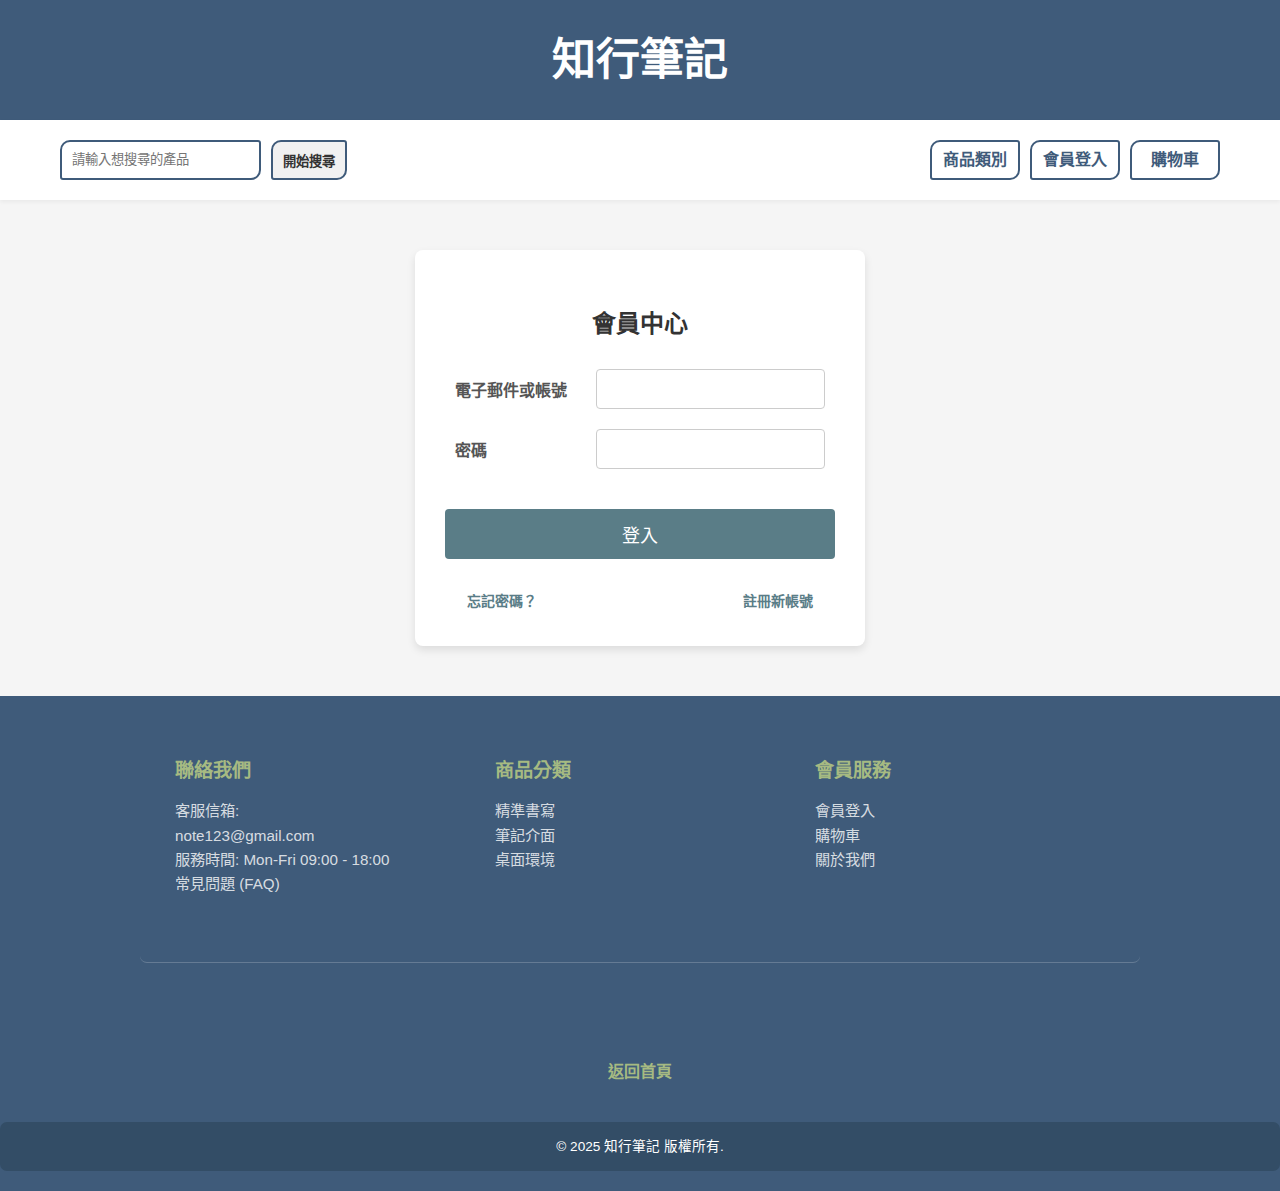
<file: product/login/member.html>
<!DOCTYPE html>
<html lang="zh-TW">
<head>
    <meta charset="UTF-8">
    <meta name="viewport" content="width=device-width, initial-scale=1.0">
    <title>知行筆記 - 會員中心</title>
    
    <link rel="stylesheet" href="../allstyle.css"> 
    <link rel="stylesheet" href="loginstyle.css"> 
    <link rel="stylesheet" href="member.css"> 

</head>
<body>

    <header>
        <section class="size">
            <div class="logo">
                <a href="../../index.html" class="logo-link">知行筆記</a>
            </div>
        </section>
        
        <nav class="top-nav">
            <form action="../search/search-results.html" method="GET"> 
                <input type="text" name="q" placeholder="請輸入想搜尋的產品" class="search-input">
                <button type="submit" class="search-button">開始搜尋</button>
            </form>
            
            <div class="category-dropdown">
                <input type="checkbox" id="category-toggle" class="category-toggle" hidden>
                <label for="category-toggle" class="category-link">商品類別</label>
                <ul class="dropdown-content">
                  <li><a href="../category/category.html?type=pen">🖋️ 精準書寫</a></li> 
                  <li><a href="../category/category.html?type=book">📓 筆記介面</a></li> 
                  <li><a href="../category/category.html?type=desk">💻 桌面環境</a></li>
                </ul>
            </div>
            
            <a href="member.html" class="member-link">會員中心</a> 
            <a href="../cart/cart.html" class="shopping-cart-link">購物車</a>
        </nav>
    </header>

    <main>
        <div class="member-main-content">
            
            <div class="member-sidebar">
                <a href="#" class="nav-link active" data-section="info">會員資訊</a>
                <a href="#" class="nav-link" data-section="orders">歷史訂單</a>
                <a href="#" class="nav-link" data-section="password">修改密碼</a>
                <hr style="margin: 10px 0;">
                <a href="#" id="logout-button">登出帳號</a>
                <div class="go-home-btn-wrapper">
                    <a href="../../index.html" class="go-home-btn">返回首頁</a>
                </div>
            </div>

            <div class="member-content">

                <div id="info-section" class="content-section active">
                    <h2>會員資訊</h2>
                    <p class="status-message" id="info-status-message"></p>
                    <form id="memberInfoForm">
                        <div class="form-group">
                            <label for="username">會員名稱</label>
                            <input type="text" id="username" value="" required>
                        </div>
                        <div class="form-group">
                            <label for="email">電子郵件 (帳號)</label>
                            <input type="email" id="email" value="" readonly>
                        </div>
                        <div class="form-group">
                            <label for="phone">連絡電話</label>
                            <input type="text" id="phone" value="0912-345678">
                        </div>
                        <button type="submit" class="btn-submit">儲存修改</button>
                    </form>
                </div>

                <div id="orders-section" class="content-section">
                    <h2>歷史訂單</h2>
                    <p style="margin-bottom: 20px;">以下是您的歷史訂單紀錄：</p>
                    <div id="orders-list">
                        <p>正在載入訂單...</p> 
                    </div>
                </div>

                <div id="password-section" class="content-section">
                    <h2>修改密碼</h2>
                    <p class="status-message" id="password-status-message"></p>
                    <form id="changePasswordForm">
                        <div class="form-group">
                            <label for="old-password">舊密碼</label>
                            <input type="password" id="old-password" required>
                        </div>
                        <div class="form-group">
                            <label for="new-password">新密碼</label>
                            <input type="password" id="new-password" required>
                        </div>
                        <div class="form-group">
                            <label for="confirm-new-password">確認新密碼</label>
                            <input type="password" id="confirm-new-password" required>
                        </div>
                        <button type="submit" class="btn-submit">確認修改</button>
                    </form>
                </div>
            </div>
        </div>
    </main>

    <footer class="main-footer">
        <div class="footer-content-wrapper">
            <div class="footer-column">
                <h4>聯絡我們</h4>
                <ul>
                  <li>客服信箱: <a href="mailto:note123@gmail.com">note123@gmail.com</a></li>
                  <li>服務時間: Mon-Fri 09:00 - 18:00</li>
                  <li><a href="../../faq/faq.html">常見問題 (FAQ)</a></li>
                </ul>
            </div>
            <div class="footer-column">
                <h4>商品分類</h4>
                <ul>
                    <li><a href="../category/category.html?type=pen">精準書寫</a></li>
                    <li><a href="../category/category.html?type=book">筆記介面</a></li>
                    <li><a href="../category/category.html?type=desk">桌面環境</a></li>
                </ul>
            </div>
            <div class="footer-column">
                <h4>會員服務</h4>
                <ul>
                    <li><a href="login.html">會員登入</a></li> 
                    <li><a href="../cart/cart.html">購物車</a></li>
                    <li><a href="../../about/about.html">關於我們</a></li>
                </ul>
            </div>
        </div>
        <div class="main-footer">
            <a href="../../index.html" class="footer-home-link">返回首頁</a>
        </div>
        <div class="footer-bottom">
            <p>© 2025 知行筆記 版權所有.</p>
        </div>
    </footer>

    <div id="orderDetailsModal" class="modal">
        <div class="modal-content">
            <span class="close-button">&times;</span>
            <h3>訂單明細</h3>
            <div id="modal-order-items">
                </div>
        </div>
    </div>

    <script src="member.js"></script> 

</body>
</html>
</file>
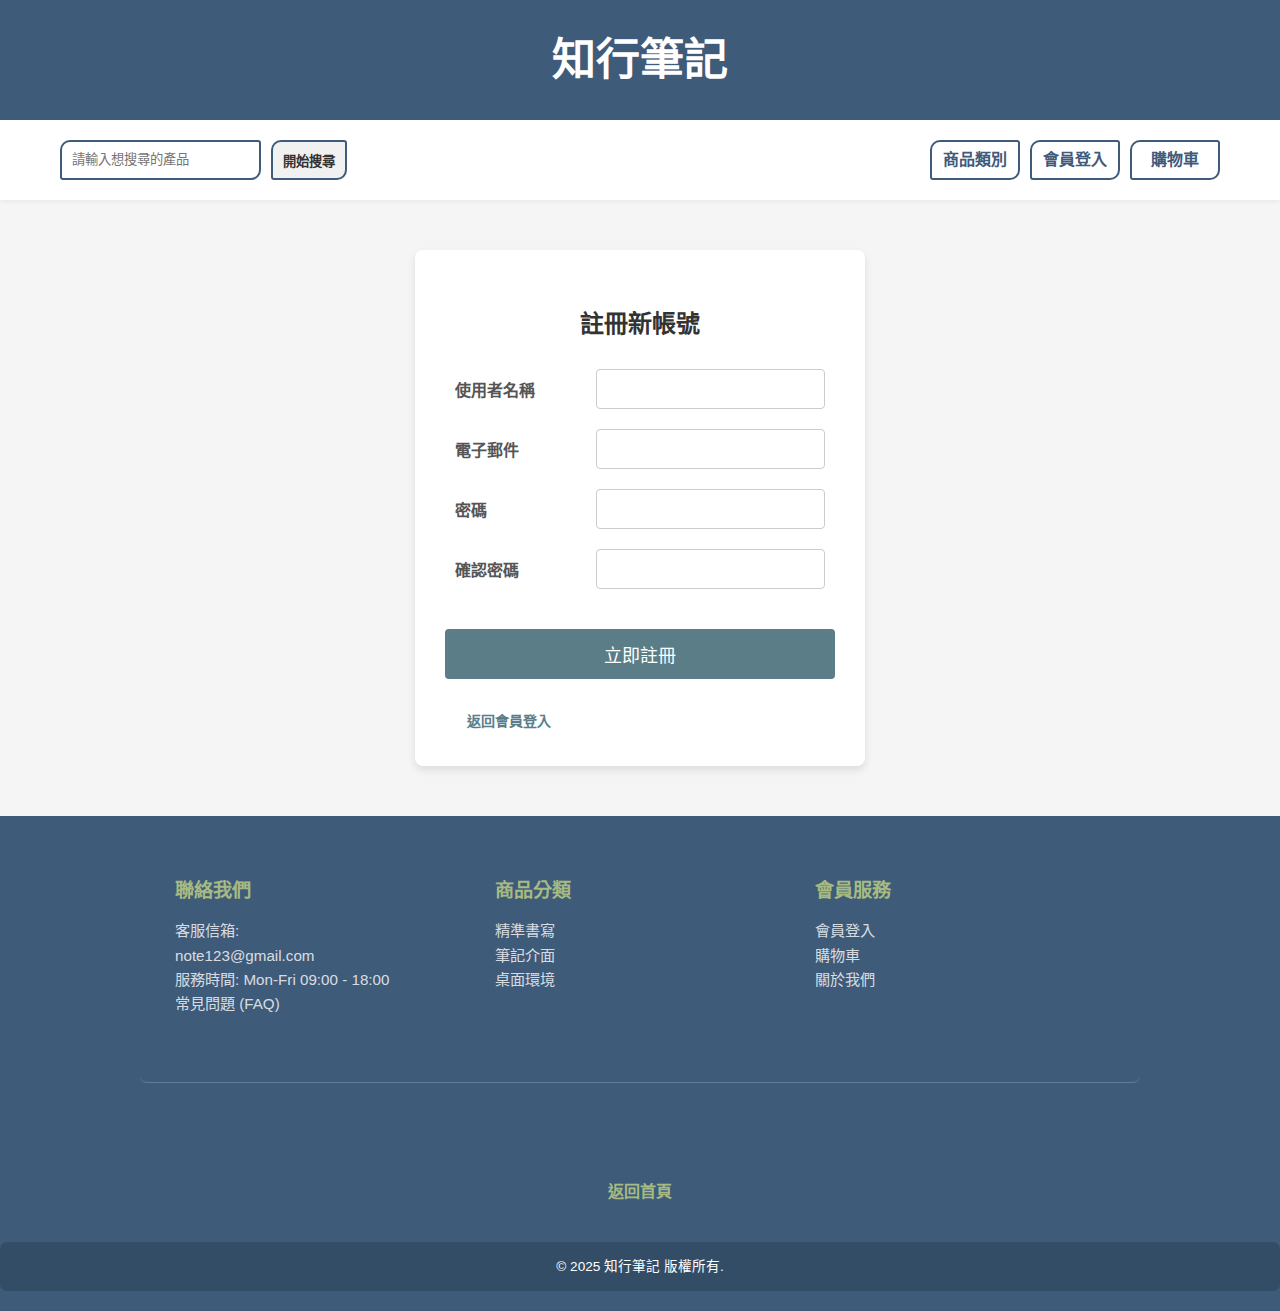
<file: product/login/register.html>
<!DOCTYPE html>
<html lang="zh-TW">
<head>
    <meta charset="UTF-8">
    <meta name="viewport" content="width=device-width, initial-scale=1.0">
    <title>知行筆記 - 註冊新帳號</title>
    <link rel="stylesheet" href="registerstyle.css"> 
    <link rel="stylesheet" href="../allstyle.css"> 
    <link rel="stylesheet" href="loginstyle.css">
</head>
<body>

    <header>
        <section class="size">
            <div class="logo">
                <a href="../../index.html" class="logo-link">知行筆記</a>
            </div>
        </section>
        
        <nav class="top-nav">
            <form action="../search/search-results.html" method="GET"> 
                <input type="text" name="q" placeholder="請輸入想搜尋的產品" class="search-input">
                <button type="submit" class="search-button">開始搜尋</button>
            </form>
            
            <div class="category-dropdown">
                
                <input type="checkbox" id="category-toggle" class="category-toggle" hidden>
                
                <label for="category-toggle" class="category-link">商品類別</label>
                
                <ul class="dropdown-content">
                  <li><a href="../category/category.html?type=pen">🖋️ 精準書寫</a></li> 
                  <li><a href="../category/category.html?type=book">📓 筆記介面</a></li> 
                  <li><a href="../category/category.html?type=desk">💻 桌面環境</a></li> 
              </ul>
            </div>
            
            <a href="../login/login.html" class="member-link">會員登入</a>
            <a href="../cart/cart.html" class="shopping-cart-link">購物車</a>
        </nav>
    </header>

    <div class="register-container">
        <h2>註冊新帳號</h2>
        <form id="registerForm">
            <div class="input-group">
                <label for="username">使用者名稱</label>
                <input type="text" id="username" name="username" required>
            </div>
            
            <div class="input-group">
                <label for="email">電子郵件</label>
                <input type="email" id="email" name="email" required>
            </div>

            <div class="input-group">
                <label for="password">密碼</label>
                <input type="password" id="password" name="password" required>
            </div>
            
            <div class="input-group">
                <label for="confirm-password">確認密碼</label>
                <input type="password" id="confirm-password" name="confirm-password" required>
            </div>
            <p id="error-message" class="error-text"></p>

            <button type="submit" id="register-button">立即註冊</button>

            <div class="links">
                <a href="../login/login.html">返回會員登入</a>
            </div>
        </form>
    </div>

    <footer class="main-footer">
        <div class="footer-content-wrapper">
            <div class="footer-column">
                <h4>聯絡我們</h4>
                <ul>
                  <li>客服信箱: <a href="mailto:note123@gmail.com">note123@gmail.com</a></li>
                  <li>服務時間: Mon-Fri 09:00 - 18:00</li>
                  <li><a href="../../faq/faq.html">常見問題 (FAQ)</a></li>
                </ul>
            </div>
            <div class="footer-column">
                <h4>商品分類</h4>
                <ul>
                    <li><a href="../category/category.html?type=pen">精準書寫</a></li>
                    <li><a href="../category/category.html?type=book">筆記介面</a></li>
                    <li><a href="../category/category.html?type=desk">桌面環境</a></li>
                </ul>
            </div>
            <div class="footer-column">
                <h4>會員服務</h4>
                <ul>
                    <li><a href="../login/login.html">會員登入</a></li>
                    <li><a href="../cart/cart.html">購物車</a></li>
                    <li><a href="../../about/about.html">關於我們</a></li>
                </ul>
            </div>
        </div>
        <div class="main-footer">
            <a href="../../index.html" class="footer-home-link">返回首頁</a>
        </div>
        <div class="footer-bottom">
            <p>© 2025 知行筆記 版權所有.</p>
        </div>
    </footer>

    <script src="register.js"></script>
</body>
</html>
</file>
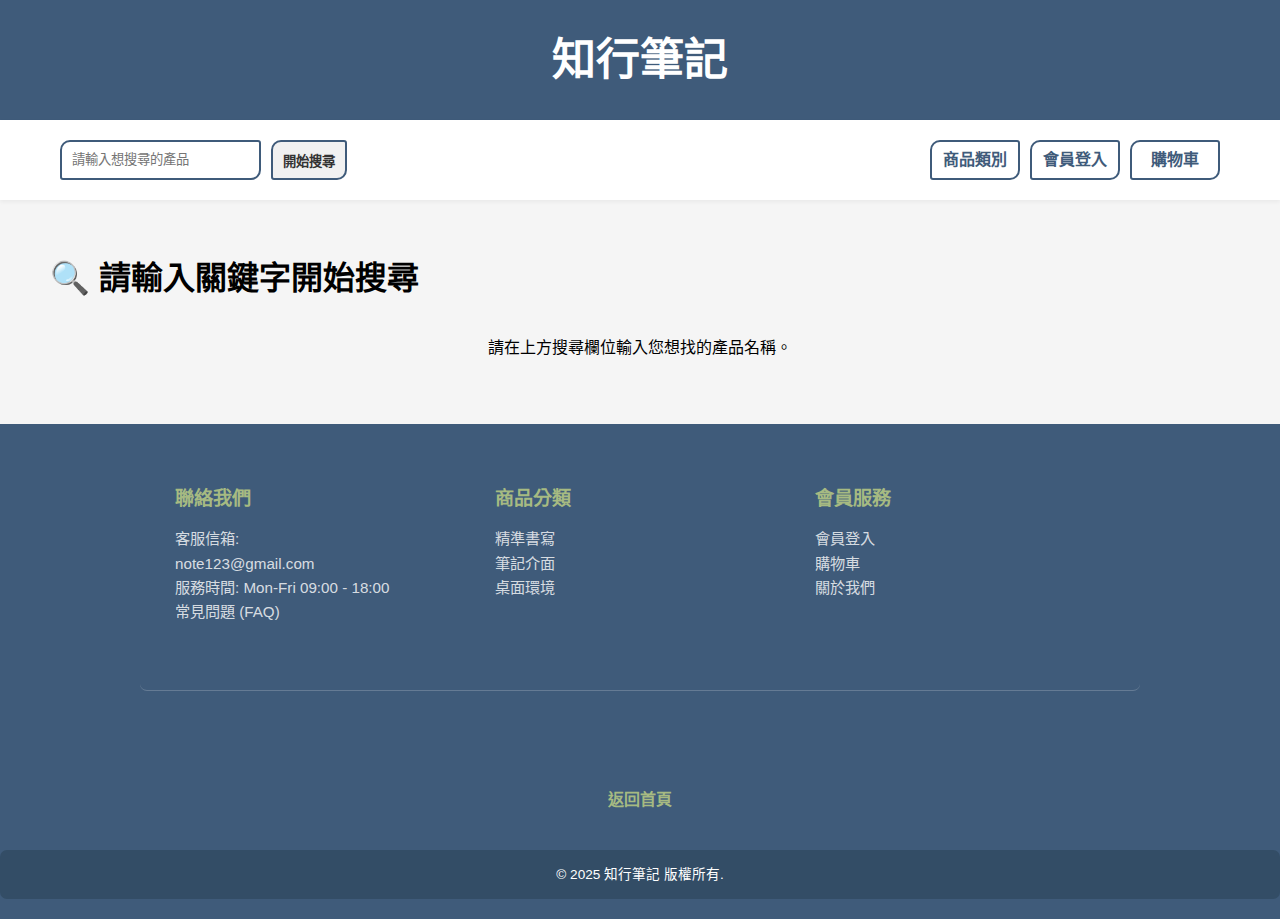
<file: product/search/search-results.html>
<!DOCTYPE html>
<html lang="zh-TW">
<head>
    <meta charset="UTF-8">
    <meta name="viewport" content="width=device-width, initial-scale=1.0">
    <title>搜尋結果 - 載入中...</title>
    <link rel="stylesheet" href="../category/categorystyle.css"> 
    <link rel="stylesheet" href="../allstyle.css"> 
    
    <script src="../detail/detaildata.js"></script>

</head>
<body>
    <header>
        <section class="size">
            <div class="logo">
                <a href="../../index.html" class="logo-link">知行筆記</a>
            </div>
        </section>
        
        <nav class="top-nav">
            <form action="search-results.html" method="GET"> 
                <input type="text" name="q" placeholder="請輸入想搜尋的產品" class="search-input">
                <button type="submit" class="search-button">開始搜尋</button>
            </form>
            
            <div class="category-dropdown">
                
                <input type="checkbox" id="category-toggle" class="category-toggle" hidden>
                
                <label for="category-toggle" class="category-link">商品類別</label>
                
                <ul class="dropdown-content">
                    <li><a href="../category/category.html?type=pen">🖋️ 精準書寫</a></li> 
                    <li><a href="../category/category.html?type=book">📓 筆記介面</a></li>
                    <li><a href="../category/category.html?type=desk">💻 桌面環境</a></li>
                </ul>
            </div>
            <a href="../login/login.html" class="member-link">會員登入</a>
            <a href="../cart/cart.html" class="shopping-cart-link">購物車</a>
        </nav>
    </header>
    
    <h2 id="search-title">搜尋結果</h2>
    <div class="product-list" id="search-results-section">
    </div>

    <footer class="main-footer">
        <div class="footer-content-wrapper">
            <div class="footer-column">
                <h4>聯絡我們</h4>
                <ul>
                  <li>客服信箱: <a href="mailto:note123@gmail.com">note123@gmail.com</a></li>
                  <li>服務時間: Mon-Fri 09:00 - 18:00</li>
                  <li><a href="../../faq/faq.html">常見問題 (FAQ)</a></li>
                </ul>
            </div>
            <div class="footer-column">
                <h4>商品分類</h4>
                <ul>
                    <li><a href="../category/category.html?type=pen">精準書寫</a></li>
                    <li><a href="../category/category.html?type=book">筆記介面</a></li>
                    <li><a href="../category/category.html?type=desk">桌面環境</a></li>
                </ul>
            </div>
            <div class="footer-column">
                <h4>會員服務</h4>
                <ul>
                    <li><a href="../login/login.html">會員登入</a></li>
                    <li><a href="../cart/cart.html">購物車</a></li>
                    <li><a href="../../about/about.html">關於我們</a></li>
                </ul>
            </div>
        </div>
        <div class="main-footer">
            <a href="../../index.html" class="footer-home-link">返回首頁</a>
        </div>
        <div class="footer-bottom">
            <p>© 2025 知行筆記 版權所有.</p>
        </div>
    </footer>

    <script src="search-results.js"></script> 
    <script src="../login/header-status.js"></script>
</body>
</html>
</file>
<file: style.css>
* {
    box-sizing: border-box; 
    padding: 0; 
    margin: 0;  
    border-radius: 7px; 
    text-align: left; 
}

body {
    text-align: center; 
    font-family: "PingFang TC", "Microsoft YaHei", "Noto Sans TC", sans-serif;
    background-color: #f5f5f5; 
}

h1, h2, h3, h4, p, ul, ol, li {
    margin: 1em auto;
    padding: 0;
    text-align: left;
}

.size {
    background-color: #3f5b7a;
    color: white;
    font-size: 44px;
    font-weight: bold;
    line-height: 100px;
    padding: 10px 15px;
    text-align: center;
    margin: 0;
    border-radius: 0; 
}

.logo{
    text-align: center;
}

.logo-link {
    color: inherit; 
    text-decoration: none; 
    transition: opacity 0.3s ease;
}

.logo-link:hover {
    opacity: 0.85; 
}

.top-nav {
    background-color: #ffffff; 
    color: #3f5b7a;
    display: flex;
    align-items: center;
    justify-content: flex-start; 
    height: 80px; 
    padding: 10px 60px;
    margin: 0;
    border-radius: 0;
    box-shadow: 0 2px 4px rgba(0, 0, 0, 0.05); 
}

.top-nav > form {
    display: flex;
    align-items: center;
    gap: 10px;
    margin: 0 20px 0 0; 
    padding: 0;
    border-radius: 0;
}

.search-input,
.search-button {
    height: 40px; 
    line-height: 40px;
    padding: 0 10px;
    border-radius: 10px 3px;
    border: 2px solid #3f5b7a; 
    background-color: white;
    color: #333;
    margin: 0; 
}
.search-button {
    cursor: pointer;
    background-color: #f1f1f1;
    font-weight: bold;
    transition: background-color 0.3s;
}
.search-button:hover {
    background-color: #e0e0e0;
}

.category-link,
.member-link,
.shopping-cart-link {
    background-color: transparent; 
    color: #3f5b7a; 
    text-decoration: none; 
    font-weight: bold;
    border: 2px solid #3f5b7a; 
    height: 40px;
    line-height: 36px;
    width: 90px; 
    padding: 0 10px;
    border-radius: 10px 3px;
    text-align: center;
    margin-left: 10px;
    margin-right: 0; 
    display: flex;
    align-items: center;
    justify-content: center;
    transition: all 0.3s;
}

.category-link:hover,
.member-link:hover,
.shopping-cart-link:hover {
    background-color: #3f5b7a;
    color: white; 
    border-color: #3f5b7a;
}

.category-dropdown {
    position: relative;
    margin-left: auto;
    padding: 0;
}

.category-dropdown label.category-link {
    line-height: 36px;
    height: 40px; 
    border: 2px solid #3f5b7a;
}

.dropdown-content {
    display: none;
    position: absolute;
    z-index: 20;
    background-color: #ffffff;
    min-width: 150px;
    box-shadow: 0px 8px 16px 0px rgba(0,0,0,0.2);
    padding: 0;
    list-style-type: none;
    top: 100%; 
    left: 0;
    margin: 0; 
    border-radius: 5px;
    border: 1px solid #e0e0e0;
}

.category-toggle:checked ~ .dropdown-content {
    display: block;
}

.dropdown-content li {
    padding: 0; 
    margin: 0; 
    text-align: left;
    border-bottom: 1px solid #eee;
}

.dropdown-content li:last-child {
    border-bottom: none;
}

.dropdown-content li a {
    color: #333;
    padding: 10px 15px;
    text-decoration: none;
    display: block;
    width: 100%;
    transition: background-color 0.2s;
    border-radius: 0; 
    margin: 0;
}

.dropdown-content li a:hover {
    background-color: #f0f0f0;
}

.back-to-home-btn {
    display: inline-block;
    text-decoration: none;
    font-size: 1.1em;
    font-weight: bold;
    background-color: #a6ba82;
    color: white;
    padding: 12px 30px;
    border-radius: 8px;
    border: none;
    cursor: pointer;
    margin: 20px auto 30px auto;
    box-shadow: 0 4px 8px rgba(0, 0, 0, 0.15);
    transition: all 0.3s ease;
}

.back-to-home-btn:hover {
    background-color: #3f5b7a;
    transform: translateY(-3px);
    box-shadow: 0 6px 12px rgba(0, 0, 0, 0.25);
}

.back-to-home-btn:active {
    background-color: #2e4359;
    transform: translateY(0);
    box-shadow: 0 2px 4px rgba(0, 0, 0, 0.1);
}

.slideshow-container {
    max-width: 1200px; 
    height: 600px;
    position: relative;
    margin: 20px auto;
    overflow: hidden; 
    padding: 0; 
    border-radius: 8px;
}

.carousel-content-wrapper {
    width: 100%; 
    height: 100%;
    margin: 0 auto;
    position: relative;
    box-shadow: 0 4px 8px rgba(0,0,0,0.2);
    border-radius: 8px;
}

.carousel-item {
    display: none;
    width: 100%;
    height: 100%;
    animation: fade 1.5s;
    margin: 0;
    padding: 0;
}

.carousel-item.active {
    display: block;
}

.carousel-item img {
    width: 100%;
    height: 100%;
    object-fit: cover; 
    display: block;
    margin: 0;
    padding: 0;
    border-radius: 8px;
}

@keyframes fade {
    from { opacity: 0.4; }
    to { opacity: 1; }
}

.prev-btn, .next-btn {
    position: absolute;
    top: 50%;
    transform: translateY(-50%);
    padding: 10px;
    color: white;
    font-weight: bold;
    font-size: 35px;
    cursor: pointer;
    background-color: rgba(0, 0, 0, 0.4);
    user-select: none;
    text-decoration: none;
    transition: background-color 0.3s, color 0.3s;
    z-index: 10;
    border-radius: 50%;
    height: 50px;
    width: 50px;
    display: flex;
    align-items: center;
    justify-content: center;
}

.next-btn { 
    right: 20px; 
}
.prev-btn { 
    left: 20px; 
}

.prev-btn:hover, .next-btn:hover {
    background-color: #3f5b7a;
    color: white; 
}

.indicator-bar {
    text-align: center; 
    padding-top: 10px;
    position: absolute; 
    bottom: 10px;
    width: 100%; 
}

.indicator {
    cursor: pointer;
    height: 12px;
    width: 12px;
    margin: 0 5px;
    background-color: #bbb;
    border-radius: 50%;
    display: inline-block;
    transition: background-color 0.6s ease;
    padding: 0; 
    border: 1px solid white; 
}
.indicator.active, .indicator:hover {
    background-color: #3f5b7a;
}

.promoted-sections-container {
    max-width: 1000px;
    margin: 40px auto; 
    display: flex;
    justify-content: space-between; 
    gap: 30px; 
    flex-wrap: wrap; 
    background-color: #ffffff; 
    padding: 30px; 
    border-radius: 12px; 
    box-shadow: 0 4px 10px rgba(0, 0, 0, 0.05); 
}

.activity-title {
    width: 100%; 
    order: -1; 
    margin: 0 auto 30px auto; 
    text-align: center;
    color: #3f5b7a; 
    font-size: 2.2em;
    border-bottom: 2px solid #a6ba82; 
    padding-bottom: 10px;
}

.featured-block {
    flex: 1; 
    background-color: #f7f7f7; 
    padding: 25px; 
    border-radius: 10px;
    box-shadow: none; 
    text-align: center;
    border: 1px solid #e9e9e9; 
    transition: transform 0.3s, box-shadow 0.3s;
    display: flex;
    flex-direction: column;
}

.featured-block:hover {
    transform: translateY(-5px); 
    box-shadow: 0 8px 15px rgba(0, 0, 0, 0.1); 
}

.featured-block h3 {
    color: #3f5b7a; 
    font-size: 1.8em;
    margin-bottom: 10px;
    text-align: center;
}

.section-description {
    color: #666;
    margin: 0 auto 15px auto !important;
    text-align: center;
    line-height: 1.5;
}

.product-card-container {
    display: flex;
    gap: 15px;
    justify-content: space-between;
    margin: 15px 0 20px 0;
}

.product-card {
    flex: 1;
    background-color: #ffffff;
    padding: 15px;
    border-radius: 8px;
    box-shadow: 0 1px 4px rgba(0, 0, 0, 0.1);
    text-align: center;
    transition: box-shadow 0.3s;
    display: flex;
    flex-direction: column;
}

.product-card:hover {
    box-shadow: 0 4px 10px rgba(0, 0, 0, 0.15);
}

.product-card img {
    width: 100%;
    height: auto;
    max-height: 120px;
    object-fit: contain;
    margin-bottom: 10px;
    border-radius: 5px;
    display: block;
}

.product-card h4 {
    color: #3f5b7a; 
    font-size: 1.1em;
    margin: 5px 0;
    text-align: center;
}

.product-card p {
    font-size: 0.9em;
    color: #777;
    margin: 5px 0 15px 0;
    line-height: 1.4;
    height: 38px;
    overflow: hidden;
    text-align: center;
}

.buy-link {
    display: block;
    background-color: #a6ba82;
    color: white;
    padding: 8px 0;
    text-decoration: none;
    border-radius: 5px;
    font-weight: bold;
    transition: background-color 0.3s;
    width: 100%;
    margin-top: auto;
}

.buy-link:hover {
    background-color: #8c9b6e;
}

.more-link {
    display: inline-block;
    color: #3f5b7a;
    text-decoration: none;
    font-weight: bold;
    margin-top: auto;
    padding: 5px 10px;
    border-radius: 5px;
    background-color: transparent;
    transition: background-color 0.3s;
}

.more-link:hover {
    background-color: #e0e0e0;
}

.hot-selling {
    background-color: #f7f7f7; 
}

.featured-recommend {
    background-color: #f7f7f7;
}

.testimonials-section {
    max-width: 1000px; 
    margin: 40px auto;
    padding: 30px 40px; 
    text-align: center; 
    background-color: #ffffff; 
    border-radius: 8px;
    box-shadow: 0 2px 5px rgba(0, 0, 0, 0.1); 
}

.testimonials-section h2 {
    color: #3f5b7a;
    font-size: 2.2em;
    text-align: center;
    margin: 0 auto 10px auto; 
    border-bottom: 2px solid #a6ba82;
    padding-bottom: 10px;
}

.testimonial-card-container {
    display: flex;
    justify-content: center;
    flex-wrap: wrap;
    gap: 20px;
    max-width: none;
    margin: 15px auto 0 auto; 
    padding: 0; 
}

.testimonial-card {
    background-color: #f7f7f7;
    border: 1px solid #e0e0e0;
    border-radius: 8px;
    padding: 25px;
    width: calc(33% - 20px); 
    box-shadow: 0 4px 8px rgba(0, 0, 0, 0.05);
    transition: transform 0.3s ease;
    text-align: left;
}

.testimonial-card:hover {
    transform: translateY(-5px); 
}

.testimonial-card .quote {
    font-size: 16px;
    line-height: 1.6;
    color: #555;
    font-style: italic; 
    margin-bottom: 15px;
    position: relative;
}

.testimonial-card .quote::before {
    content: none; 
    display: none;
}

.testimonial-card .customer-info {
    font-size: 14px;
    color: #95a5a6;
    text-align: right;
    margin-top: 10px;
    font-weight: bold;
}

.all-reviews-link {
    display: inline-block;
    margin-top: 30px;
    padding: 10px 20px;
    color: #ffffff;
    background-color: #3498db;
    text-decoration: none;
    border-radius: 5px;
    font-weight: bold;
    transition: background-color 0.3s;
}

.all-reviews-link:hover {
    background-color: #2980b9;
}

.about-us-section {
    max-width: 1000px; 
    margin: 40px auto; 
    padding: 30px 40px;
    background-color: #ffffff; 
    border-radius: 8px;
    box-shadow: 0 2px 5px rgba(0, 0, 0, 0.1);
    transition: transform 0.3s ease-in-out, box-shadow 0.3s ease-in-out; 
}

.about-us-section:hover {
    transform: translateY(-5px); 
    box-shadow: 0 10px 20px rgba(0, 0, 0, 0.15); 
}

.about-us-footer {
    text-align: center; 
    padding-top: 20px;
    margin-top: 10px;
}

.view-more-btn {
    display: inline-block; 
    text-decoration: none; 
    color: white;
    background-color: #3f5b7a;
    padding: 10px 25px;
    border-radius: 5px;
    font-size: 1.1em;
    font-weight: bold;
    border: none;
    transition: background-color 0.3s, transform 0.2s;
}

.view-more-btn:hover {
    background-color: #4a6c75; 
    transform: translateY(-2px); 
    box-shadow: 0 4px 8px rgba(0,0,0,0.1);
}

.about-us-section h2 {
    color: #3f5b7a;
    font-size: 2.2em;
    text-align: center;
    margin-bottom: 20px;
    border-bottom: 2px solid #a6ba82;
    padding-bottom: 10px;
}

.about-us-section .about-content {
    line-height: 1.8;
    font-size: 1.1em;
    color: #555;
    text-align: left;
}

.about-us-section p {
    margin-bottom: 15px;
}


.main-footer {
    background-color: #3f5b7a; 
    color: white;
    padding: 40px 0 20px 0; 
    margin-top: 50px; 
    clear: both;
    border-radius: 0; 
    margin-bottom: 0; 
    text-align: center;
}

.footer-content-wrapper {
    max-width: 1000px;
    margin: 0 auto;
    display: flex;
    flex-wrap: wrap;
    justify-content: space-between;
    padding: 0 20px 30px 20px;
    border-bottom: 1px solid rgba(255, 255, 255, 0.2); 
}

.footer-column {
    flex: 1;
    min-width: 180px;
    padding: 0 15px;
    text-align: left;
    margin-bottom: 20px;
}

.footer-column h4 {
    color: #a6ba82;
    font-size: 1.2em;
    margin-bottom: 15px;
    padding: 0;
    text-align: left;
    font-weight: bold;
}

.footer-column ul {
    list-style: none;
    padding: 0;
}

.footer-column ul li {
    margin: 0;
    padding: 0;
    font-size: 0.95em;
    line-height: 1.6;
    color: rgba(255, 255, 255, 0.8);
}

.footer-column ul li a {
    color: rgba(255, 255, 255, 0.8);
    text-decoration: none;
    display: block;
    transition: color 0.2s;
}

.footer-column ul li a:hover {
    color: #a6ba82;
}

.footer-bottom {
    text-align: center;
    padding: 15px 0;
    background-color: #334d66;
    font-size: 0.85em;
    margin: 0;
}

.main-footer p {
    margin: 0; 
    padding: 0; 
    font-size: 1em;
    text-align: center;
    line-height: 1.4;
}

.footer-home-link {
    color: #a6ba82;
    text-decoration: none;
    font-weight: bold;
    display: inline-block;
    padding: 5px 10px 20px 10px; 
    transition: color 0.3s;
}

.footer-home-link:hover {
    color: #ffffff;
    text-align: center;
}



@media (max-width: 992px) {
    .testimonial-card {
        width: calc(50% - 20px); 
    }
}


@media (max-width: 768px) {
    .size {
        font-size: 30px; 
        line-height: 60px;
        padding: 5px 15px; 
    }
    .top-nav {
        flex-wrap: wrap; 
        height: auto; 
        padding: 10px 20px;
        justify-content: flex-start; 
    }
    .top-nav > form {
        width: 100%;
        margin: 10px 0; 
        display: flex;
        gap: 10px;
    }
    .search-input {
        flex-grow: 1; 
    }
    .search-button {
        min-width: 70px; 
    }
    
    
    .category-link,
    .member-link,
    .shopping-cart-link {
        width: 30%; 
        margin: 5px; 
        font-size: 0.9em;
        line-height: 30px;
        height: 35px;
        padding: 0 5px;
    }
    .category-dropdown {
        margin-left: 5px; 
        width: 30%;
        flex-grow: 0;
    }
    
    .dropdown-content {
        min-width: 100%;
        left: 0;
    }
    .promoted-sections-container {
        flex-direction: column;
        gap: 20px;
        padding: 20px;
    }
    .featured-block {
        flex: none;
        width: 100%;
    }
    .product-card-container {
        flex-wrap: wrap; 
        justify-content: center;
    } 
    .product-card {
        width: calc(50% - 10px);
        margin-bottom: 10px;
    }
    .testimonial-card-container {
        flex-direction: column;
    }
    
    .testimonial-card {
        width: 100%;
        margin-bottom: 15px;
    }
}


@media (max-width: 480px) {
    .search-input,
    .search-button {
        height: 35px; 
        line-height: 35px;
        padding: 0 5px; 
        font-size: 0.9em;
    }
    .search-button {
        min-width: 60px;
    }
    .category-link,
    .member-link,
    .shopping-cart-link {
        width: 100%;
        margin: 5px 0;
    }
    .category-dropdown {
        width: 100%; 
        margin: 5px 0;
    }
     .dropdown-content {
        min-width: 100%; 
        left: 0;
    }
    
    .product-card-container {
        flex-direction: column;
        gap: 10px;
    }
    .product-card {
        width: 100%;
    }
    .slideshow-container {
        height: 300px; 
    }
    .footer-content-wrapper {
        flex-direction: column;
        padding: 0 20px 20px 20px;
    }
    .footer-column {
        min-width: 100%;
        text-align: center;
    }
    .footer-column h4, 
    .footer-column ul li {
        text-align: center;
    }
    
    .footer-column ul li a[href^="mailto:"] {
        word-break: break-all;
        display: inline; 
    }
}
</file>
<file: about/aboutstyle.css>
.about-page-title {
    text-align: center; 
    font-size: 2.5em; 
    color: #3f5b7a; 
    padding-top: 40px;
    margin-bottom: 20px;
}

.brand-identity-container {
    max-width: 800px;
    margin: 40px auto; 
    padding: 30px;
    background-color: #ffffff; 
    border: 1px solid #e0e0e0;
    border-radius: 8px;
    box-shadow: 0 4px 8px rgba(0, 0, 0, 0.05);
    display: flex; 
    align-items: flex-start; 
    gap: 30px; 
}

.brand-logo-large {
    width: 120px; 
    height: auto;
    border-radius: 0; 
    flex-shrink: 0; 
    box-shadow: 0 2px 5px rgba(0, 0, 0, 0.1); 
    padding: 10px;
    background-color: #f7f7f7;
}

.brand-text {
    flex-grow: 1; 
}

.brand-text p {
    font-size: 1.05em;
    line-height: 1.7;
    color: #555;
    margin-bottom: 10px;
    text-align: left;
}

.brand-text h3 {
    margin-top: 0;
    color: #3f5b7a;
}

.website-intro-container {
    max-width: 800px;
    margin: 40px auto; 
    padding: 30px;
    background-color: #ffffff; 
    border: 1px solid #e0e0e0;
    border-radius: 8px;
    text-align: left; 
}

.intro-title {
    color: #a6ba82; 
    font-size: 1.8em;
    margin-bottom: 20px;
    border-bottom: 2px solid #e0e0e0;
    padding-bottom: 10px;
    text-align: center;
}

.intro-content p {
    font-size: 1.1em;
    line-height: 1.7;
    color: #444;
    margin-bottom: 15px;
}

.website-intro-container ol {
    margin: 15px 0 0 20px;
    padding-left: 20px;
    line-height: 1.7;
    font-size: 1.1em;
    color: #444;
}

.product-category-list {
    list-style: none; 
    padding: 0;
    margin: 20px auto;
    max-width: 750px;
}

.product-category-list li {
    background-color: #f0f3f6; 
    padding: 15px;
    margin-bottom: 15px;
    border-left: 5px solid #a6ba82;
}

.product-category-list h4 {
    color: #3f5b7a; 
    font-size: 1.25em;
    margin-top: 0;
    margin-bottom: 8px;
    font-weight: bold;
}

.team-intro-title {
    margin-top: 50px !important; 
}

.team-members-container {
    display: flex; 
    flex-wrap: wrap; 
    justify-content: center; 
    gap: 30px; 
    max-width: 600px; 
    margin: 30px auto;
    padding: 20px;
}

.member-card {
    background-color: #ffffff;
    border: 1px solid #e0e0e0;
    border-radius: 8px;
    box-shadow: 0 4px 10px rgba(0, 0, 0, 0.05);
    padding: 15px;
    width: 240px; 
    text-align: center;
    transition: transform 0.3s ease;
}

.member-card:hover {
    transform: translateY(-5px); 
    box-shadow: 0 6px 15px rgba(0, 0, 0, 0.1);
}

.member-photo {
    width: 120px;
    height: 120px;
    border-radius: 50%; 
    object-fit: cover;
    margin-bottom: 15px;
    border: 3px solid #a6ba82;
}

.member-name {
    text-align: center; 
    font-size: 1.4em;
    color: #3f5b7a;
    margin-bottom: 0; 
}
</file>
<file: faq/faqstyle.css>
.faq-container {
    max-width: 800px;
    margin: 50px auto;
    padding: 30px;
    background-color: #f9f9f9;
    border-radius: 8px;
    box-shadow: 0 2px 4px rgba(0, 0, 0, 0.05);
}

.faq-container h1 {
    text-align: center;
    color: #333;
    margin-bottom: 40px;
    border-bottom: 2px solid #5A7D87;
    padding-bottom: 10px;
}

.faq-section {
    margin-bottom: 30px;
    border-left: 5px solid #5A7D87;
    padding-left: 15px;
}

.faq-section h3 {
    color: #5A7D87;
    margin-top: 0;
    margin-bottom: 20px;
}

.qa-item {
    margin-bottom: 25px;
}

.qa-item strong {
    display: block;
    color: #333;
    font-size: 1.1em;
    margin-bottom: 5px;
}

.qa-item p {
    color: #555;
    line-height: 1.6;
    padding-left: 20px;
    margin: 0;
    border-left: 2px solid #ccc;
}
</file>
<file: product/cart/cartstyle.css>
table {
    width: 80%;
    margin: 40px auto;
    border-collapse: collapse;
}
th, td {
    border: 1px solid #ccc;
    padding: 10px;
    text-align: center;
}
th {
    background-color: #f4f4f4;
}

.total {
    text-align: right;
    width: 80%;
    margin: 20px auto 30px auto;
    font-size: 18px;
    font-weight: bold;
    padding: 15px;
    border: 1px solid #ddd;
    border-radius: 8px;
    background-color: #f9f9f9;
}

button {
    padding: 5px 10px;
}

.checkout-button-container {
    text-align: right; 
    width: 80%; 
    margin: 20px auto;
}

#checkout-btn {
    background-color: #28a745; 
    color: white; 
    padding: 10px 30px; 
    border: none; 
    border-radius: 5px; 
    cursor: pointer; 
    font-size: 18px;
    font-weight: bold;
}

#checkout-btn:hover {
    background-color: #218838;
    box-shadow: 0 4px 8px rgba(0,0,0,0.2);
    transition: 0.3s;
}

.quantity-btn {
    padding: 3px 8px; 
    font-size: 14px;
    margin: 0 5px;
    cursor: pointer;
    border: 1px solid #ccc;
    background-color: #f8f8f8;
    border-radius: 4px;
    transition: background-color 0.2s;
}

.quantity-btn:hover {
    background-color: #e0e0e0;
}

.current-quantity {
    padding: 3px;
    border: 1px solid #ccc;
    text-align: center;
}

.info-section {
    max-width: 80%;
    margin: 20px auto;
    padding: 20px;
    border: 1px solid #ddd;
    border-radius: 8px;
    background-color: #ffffff;
    box-shadow: 0 2px 4px rgba(0, 0, 0, 0.05);
}

.info-section h2 {
    color: #3f5b7a;
    border-bottom: 2px solid #eee;
    padding-bottom: 10px;
    margin-bottom: 15px;
    display: flex;
    align-items: center;
    gap: 15px;
}

.info-section ul {
    list-style: disc;
    margin-left: 20px;
    padding: 0;
    line-height: 1.6;
    color: #555;
}

.info-section li {
    margin-bottom: 8px;
}

#shipping-details-section .form-group {
    margin-bottom: 20px;
}

#shipping-details-section .input-group { 
    display: flex;
    align-items: center;
    margin-bottom: 18px; 
    justify-content: flex-start; 
    font-size: 18px; 
}

#shipping-details-section label {
    font-weight: bold;
    color: #3f5b7a;
    width: 120px; 
    margin-right: 15px;
    text-align: right; 
    padding: 0; 
    margin: 0 15px 0 0; 
}

#shipping-details-section input[type="text"],
#shipping-details-section input[type="tel"] {
    flex-grow: 1; 
    max-width: 350px; 
    padding: 8px 12px; 
    margin: 0; 
    text-align: left; 
    border: 1px solid #ccc;
    border-radius: 4px;
    box-sizing: border-box;
    font-size: 17px; 
}

#address-group {
    display: flex; 
}

#store-pickup-info {
    font-size: 1em;
    font-weight: 500;
}

.current-quantity::-webkit-outer-spin-button,
.current-quantity::-webkit-inner-spin-button {
    -webkit-appearance: none;
    margin: 0;
}

.remove-item-btn {
    background-color: #dc3545;
    color: white;
    border: none;
    border-radius: 4px;
    padding: 5px 10px;
    cursor: pointer;
    font-size: 14px;
    transition: background-color 0.2s;
}

.remove-item-btn:hover {
    background-color: #c82333;
}

.containera{
    text-align: center;
}

@media (max-width: 768px) {
    .cart-table thead {
        display: none;
    }

    .cart-table,
    .cart-table tbody,
    .cart-table tr {
        display: block;
        width: 100%;
    }

    .cart-table tr {
        margin-bottom: 15px;
        border: 1px solid #ddd;
        border-radius: 8px;
        padding: 10px;
        background: #fff;
    }

    .cart-table td {
        display: flex;
        justify-content: space-between;
        padding: 6px 0;
        border: none;
    }

    .cart-table td::before {
        content: attr(data-label);
        font-weight: bold;
        color: #555;
    }
}
</file>
<file: product/allstyle.css>
* {
    box-sizing: border-box; 
    padding: 0; 
    margin: 0;  
    border-radius: 7px; 
    text-align: left; 
}

body {
    text-align: center; 
    font-family: "PingFang TC", "Microsoft YaHei", "Noto Sans TC", sans-serif;
    background-color: #f5f5f5;
}

h1, h2, h3, h4, p, ul, ol, li {
    margin: 1em auto;
    padding: 0;
    text-align: left;
}

.size {
    background-color: #3f5b7a;
    color: white;
    font-size: 44px;
    font-weight: bold;
    line-height: 100px;
    padding: 10px 15px;
    text-align: center;  
    margin: 0;
    border-radius: 0; 
}

.logo{
    text-align: center;
}

.logo-link {
    color: inherit; 
    text-decoration: none; 
    transition: opacity 0.3s ease;
}

.logo-link:hover {
    opacity: 0.85; 
}

.top-nav {
    background-color: #ffffff; 
    color: #3f5b7a; 
    display: flex;
    align-items: center;
    justify-content: flex-start; 
    height: 80px; 
    padding: 10px 60px;
    margin: 0;
    border-radius: 0;
    box-shadow: 0 2px 4px rgba(0, 0, 0, 0.05); 
}

.top-nav > form {
    display: flex;
    align-items: center;
    gap: 10px;
    margin: 0 20px 0 0; 
    padding: 0;
    border-radius: 0;
}

.search-input,
.search-button {
    height: 40px; 
    line-height: 40px;
    padding: 0 10px;
    border-radius: 10px 3px;
    border: 2px solid #3f5b7a; 
    background-color: white;
    color: #333;
    margin: 0; 
}
.search-button {
    cursor: pointer;
    background-color: #f1f1f1;
    font-weight: bold;
    transition: background-color 0.3s;
}
.search-button:hover {
    background-color: #e0e0e0;
}

.category-link,
.member-link,
.shopping-cart-link {
    background-color: transparent; 
    color: #3f5b7a; 
    text-decoration: none; 
    font-weight: bold;
    border: 2px solid #3f5b7a; 
    height: 40px;
    line-height: 36px;
    width: 90px; 
    padding: 0 10px;
    border-radius: 10px 3px;
    text-align: center;
    margin-left: 10px;
    margin-right: 0; 
    display: flex;
    align-items: center;
    justify-content: center;
    transition: all 0.3s;
}

.category-link:hover,
.member-link:hover,
.shopping-cart-link:hover {
    background-color: #3f5b7a;
    color: white; 
    border-color: #3f5b7a;
}

.category-dropdown {
    position: relative;
    margin-left: auto;
    padding: 0;
}

.category-dropdown label.category-link {
    line-height: 36px;
    height: 40px; 
    border: 2px solid #3f5b7a;
}

.dropdown-content {
    display: none;
    position: absolute;
    z-index: 20;
    background-color: #ffffff;
    min-width: 150px;
    box-shadow: 0px 8px 16px 0px rgba(0,0,0,0.2);
    padding: 0;
    list-style-type: none;
    top: 100%; 
    left: 0;
    margin: 0; 
    border-radius: 5px;
    border: 1px solid #e0e0e0;
}

.category-toggle:checked ~ .dropdown-content {
    display: block;
}

.dropdown-content li {
    padding: 0; 
    margin: 0; 
    text-align: left;
    border-bottom: 1px solid #eee;
}

.dropdown-content li:last-child {
    border-bottom: none;
}

.dropdown-content li a {
    color: #333;
    padding: 10px 15px;
    text-decoration: none;
    display: block;
    width: 100%;
    transition: background-color 0.2s;
    border-radius: 0; 
    margin: 0;
}

.dropdown-content li a:hover {
    background-color: #f0f0f0;
}

.main-footer {
    background-color: #3f5b7a; 
    color: white;
    padding: 40px 0 20px 0;
    margin-top: 50px; 
    clear: both;
    border-radius: 0; 
    margin-bottom: 0; 
    text-align: center;
}

.footer-content-wrapper {
    max-width: 1000px;
    margin: 0 auto;
    display: flex;
    flex-wrap: wrap;
    justify-content: space-between;
    padding: 0 20px 30px 20px;
    border-bottom: 1px solid rgba(255, 255, 255, 0.2); 
}

.footer-column {
    flex: 1;
    min-width: 180px;
    padding: 0 15px;
    text-align: left;
    margin-bottom: 20px;
}

.footer-column h4 {
    color: #a6ba82;
    font-size: 1.2em;
    margin-bottom: 15px;
    padding: 0;
    text-align: left;
    font-weight: bold;
}

.footer-column ul {
    list-style: none;
    padding: 0;
}

.footer-column ul li {
    margin: 0;
    padding: 0;
    font-size: 0.95em;
    line-height: 1.6;
    color: rgba(255, 255, 255, 0.8);
}

.footer-column ul li a {
    color: rgba(255, 255, 255, 0.8);
    text-decoration: none;
    display: block;
    transition: color 0.2s;
}

.footer-column ul li a:hover {
    color: #a6ba82;
}

.footer-bottom {
    text-align: center;
    padding: 15px 0;
    background-color: #334d66;
    font-size: 0.85em;
    margin: 0;
}

.main-footer p {
    margin: 0; 
    padding: 0; 
    font-size: 1em;
    text-align: center;
    line-height: 1.4;
}

.footer-home-link {
    color: #a6ba82;
    text-decoration: none;
    font-weight: bold;
    display: inline-block;
    padding: 5px 10px 20px 10px;
    transition: color 0.3s;
}

.footer-home-link:hover {
    color: #ffffff;
    text-align: center;
}

@media (max-width: 992px) {
    .testimonial-card {
        width: calc(50% - 20px); 
    }
}

@media (max-width: 992px) {
    .testimonial-card {
        width: calc(50% - 20px); 
    }
}


@media (max-width: 768px) {
    .size {
        font-size: 30px; 
        line-height: 60px;
        padding: 5px 15px; 
    }
    .top-nav {
        flex-wrap: wrap; 
        height: auto; 
        padding: 10px 20px;
        justify-content: flex-start; 
    }
    .top-nav > form {
        width: 100%;
        margin: 10px 0; 
        display: flex;
        gap: 10px;
    }
    .search-input {
        flex-grow: 1; 
    }
    .search-button {
        min-width: 70px; 
    }
    
    
    .category-link,
    .member-link,
    .shopping-cart-link {
        width: 30%; 
        margin: 5px; 
        font-size: 0.9em;
        line-height: 30px;
        height: 35px;
        padding: 0 5px;
    }
    .category-dropdown {
        margin-left: 5px; 
        width: 30%;
        flex-grow: 0;
    }
    
    .dropdown-content {
        min-width: 100%;
        left: 0;
    }
    .promoted-sections-container {
        flex-direction: column;
        gap: 20px;
        padding: 20px;
    }
    .featured-block {
        flex: none;
        width: 100%;
    }
    .product-card-container {
        flex-wrap: wrap; 
        justify-content: center;
    } 
    .product-card {
        width: calc(50% - 10px);
        margin-bottom: 10px;
    }
    .testimonial-card-container {
        flex-direction: column;
    }
    
    .testimonial-card {
        width: 100%;
        margin-bottom: 15px;
    }
}


@media (max-width: 480px) {
    .search-input,
    .search-button {
        height: 35px; 
        line-height: 35px;
        padding: 0 5px; 
        font-size: 0.9em;
    }
    .search-button {
        min-width: 60px;
    }
    .category-link,
    .member-link,
    .shopping-cart-link {
        width: 100%;
        margin: 5px 0;
    }
    .category-dropdown {
        width: 100%; 
        margin: 5px 0;
    }
     .dropdown-content {
        min-width: 100%; 
        left: 0;
    }
    
    .product-card-container {
        flex-direction: column;
        gap: 10px;
    }
    .product-card {
        width: 100%;
    }
    .slideshow-container {
        height: 300px; 
    }
    .footer-content-wrapper {
        flex-direction: column;
        padding: 0 20px 20px 20px;
    }
    .footer-column {
        min-width: 100%;
        text-align: center;
    }
    .footer-column h4, 
    .footer-column ul li {
        text-align: center;
    }
    
    .footer-column ul li a[href^="mailto:"] {
        word-break: break-all;
        display: inline; 
    }
}
</file>
<file: product/category/categorystyle.css>
.product-list {
    display: flex;
    flex-wrap: wrap; 
    justify-content: center; 
    gap: 20px;
    max-width: 1200px; 
    margin: 20px auto;
}

.product {
    text-decoration: none;
    color: #333;
    border: 1px solid #ccc;
    border-radius: 5px;
    box-shadow: 2px 2px 5px rgba(0, 0, 0, 0.1);
    display: flex;
    flex-direction: column; 
    padding: 15px;
    text-align: center;
    width: 300px;
    height: auto;
    margin: 10px; 
}

.product img {
    max-width: 100%;
    height: auto;
    display: block;
    margin: 0 auto 10px;
}

.product h3 {
    font-size: 1.2em;
    margin-bottom: 5px;
}

.product p {
    font-weight: bold;
    color: #d9534f;
}

.photo{
    width: 200px; 
    height: 150px;
}

.product .photo {
    width: 100%;
    max-width: 200px;
    height: 200px;
    object-fit: cover; 
    display: block; 
    margin: 0 auto 10px; 
}

.product p {
    margin-top: auto; 
    padding-top: 10px;
}

#category-title,
#search-title {
    margin-left: 50px; 
    font-size: 2em;
    padding-top: 20px; 
    margin-bottom: 20px;
}
</file>
<file: product/login/loginstyle.css>
.login-container {
    max-width: 450px;
    margin: 50px auto;
    padding: 30px;
    background-color: #ffffff;
    box-shadow: 0 4px 8px rgba(0, 0, 0, 0.1);
    border-radius: 8px;
    text-align: center; 
}

.login-container h2 {
    margin-bottom: 30px;
    color: #333;
    text-align: center; 
}

.input-group {
    display: flex;
    justify-content: space-between;
    align-items: center;
    margin-bottom: 20px;
    padding: 0 10px;
}

.input-group label {
    flex-basis: 35%; 
    text-align: left;
    font-weight: bold;
    color: #555;
    writing-mode: horizontal-tb; 
}

.input-group input[type="text"],
.input-group input[type="password"] {
    flex-basis: 60%; 
    padding: 10px;
    border: 1px solid #ccc;
    border-radius: 4px;
    box-sizing: border-box;
    font-size: 16px;
}

#login-button {
    width: 100%;
    padding: 12px;
    background-color: #5A7D87;
    color: white;
    border: none;
    border-radius: 4px;
    cursor: pointer;
    font-size: 18px;
    margin-top: 20px;
    transition: background-color 0.3s;
    text-align: center; 
}

#login-button:hover {
    background-color: #4A6C75; 
}

.links {
    display: flex;
    justify-content: space-between;
    margin-top: 25px;
    font-size: 14px;
    padding: 0 10px;
}

.links a {
    color: #5A7D87;
    text-decoration: none;
    padding: 6px 12px;
    background-color: transparent; 
    border-radius: 4px;
    transition: color 0.3s;
    font-weight: bold;
}

.links a:hover {
    color: #4A6C75; 
    text-decoration: underline;
    background-color: transparent;
}

.error-text {
    color: red;
    text-align: center;
    margin-top: 10px;
    font-weight: bold;
}

.action-button {
    width: 100%;
    padding: 12px;
    background-color: #5A7D87; 
    color: white;
    border: none;
    border-radius: 4px;
    cursor: pointer;
    font-size: 18px;
    margin-top: 20px; 
    transition: background-color 0.3s;
    text-align: center; 
}

.action-button:hover {
    background-color: #4A6C75; 
}

.member-menu-links {
    display: flex;
    justify-content: space-around;
    align-items: center;
    margin-bottom: 30px;
    padding: 0 10px;
}

.menu-link {
    color: #5A7D87;
    text-decoration: none;
    font-weight: bold;
    font-size: 16px;
    padding: 10px 15px;
    border: 1px solid #ccc; 
    border-radius: 4px;
    transition: background-color 0.3s, color 0.3s;
    min-width: 120px;
    text-align: center;
}

.menu-link:hover {
    color: white; 
    background-color: #5A7D87; 
    text-decoration: none;
}

.secondary-button {
    width: 100%;
    padding: 12px;
    background-color: #eee;
    color: #5A7D87;
    border: 1px solid #ccc;
    border-radius: 4px;
    cursor: pointer;
    font-size: 16px;
    margin-top: 20px;
    transition: background-color 0.3s;
}

.secondary-button:hover {
    background-color: #ddd;
}

#order-list table {
    width: 100%;
    border-collapse: collapse;
    margin-top: 15px;
    font-size: 0.9em;
    text-align: left;
}

#order-list th, #order-list td {
    border: 1px solid #ddd;
    padding: 8px;
    text-align: center;
}

#order-list th {
    background-color: #f2f2f2;
    color: #333;
}
</file>
<file: product/login/member.css>
.member-main-content {
    max-width: 1100px;
    margin: 60px auto;
    display: flex; 
    gap: 30px; 
    padding: 0 20px;
}

.member-sidebar {
    flex: 0 0 220px;
    background-color: #f8f8f8;
    border-radius: 8px;
    padding: 20px 0;
    box-shadow: 0 2px 4px rgba(0, 0, 0, 0.05);
    height: fit-content; 
}

.member-sidebar a {
    display: block;
    padding: 15px 20px;
    text-decoration: none;
    color: #333;
    font-size: 1.1em;
    transition: background-color 0.2s, color 0.2s;
    border-left: 5px solid transparent;
}

.member-sidebar a:hover {
    background-color: #eee;
    color: #007bff;
}

.member-sidebar a.active {
    background-color: #e6f0ff;
    color: #007bff;
    font-weight: bold;
    border-left: 5px solid #007bff;
}

#logout-button {
    color: #dc3545 !important;
    font-weight: bold;
}
#logout-button:hover {
    background-color: #fdd;
}

.member-sidebar .go-home-btn-wrapper {
    margin-top: 20px;
    padding: 0 20px;
}
.member-sidebar .go-home-btn {
    display: block;
    background-color: #007bff;
    color: white;
    text-align: center;
    padding: 10px;
    border-radius: 5px;
    text-decoration: none;
    transition: background-color 0.2s;
}
.member-sidebar .go-home-btn:hover {
    background-color: #0056b3;
}

.member-content {
    flex-grow: 1; 
    background-color: #fff;
    padding: 30px;
    border-radius: 8px;
    box-shadow: 0 2px 8px rgba(0, 0, 0, 0.1);
}

.content-section {
    display: none;
}
.content-section.active {
    display: block;
}

.status-message {
    margin-bottom: 15px;
    padding: 10px;
    border-radius: 5px;
    display: none;
    font-weight: bold;
}
#info-status-message {
    color: green;
}
#password-status-message {
    color: green;
}

.form-group {
    margin-bottom: 20px;
}
.form-group label {
    display: block;
    margin-bottom: 5px;
    font-weight: bold;
    color: #555;
}
.form-group input[type="text"],
.form-group input[type="email"],
.form-group input[type="password"] {
    width: 100%;
    padding: 10px;
    border: 1px solid #ccc;
    border-radius: 4px;
    box-sizing: border-box;
}

.form-group input[readonly] {
    background-color: #eee;
}

.btn-submit {
    background-color: #28a745;
    color: white;
    padding: 10px 20px;
    border: none;
    border-radius: 5px;
    cursor: pointer;
    font-size: 1em;
    transition: background-color 0.3s;
}
.btn-submit:hover {
    background-color: #1e7e34;
}

.order-table {
    width: 100%;
    border-collapse: collapse;
    margin-top: 20px;
}
.order-table th, .order-table td {
    border: 1px solid #ddd;
    padding: 12px;
    text-align: left;
}
.order-table th {
    background-color: #f2f2f2;
    font-weight: bold;
}

.order-status {
    font-weight: bold;
    color: orange;
}

.modal {
    display: none; 
    position: fixed;
    z-index: 1000; 
    left: 0;
    top: 0;
    width: 100%; 
    height: 100%; 
    overflow: auto; 
    background-color: rgba(0,0,0,0.4); 
}

.modal-content {
    background-color: #fefefe;
    margin: 15% auto; 
    padding: 20px;
    border: 1px solid #888;
    width: 80%;
    max-width: 500px;
    border-radius: 8px;
    box-shadow: 0 4px 8px rgba(0,0,0,0.2);
}

.modal-content h3 {
    border-bottom: 2px solid #eee;
    padding-bottom: 10px;
    margin-bottom: 15px;
    color: #333;
}

#modal-order-items {
    line-height: 1.8;
    font-size: 1.05em;
    color: #555;
}

.close-button {
    color: #aaa;
    float: right;
    font-size: 28px;
    font-weight: bold;
}

.close-button:hover,
.close-button:focus {
    color: #000;
    text-decoration: none;
    cursor: pointer;
}

.order-detail-link {
    color: #007bff;
    text-decoration: underline;
    cursor: pointer;
    font-weight: normal; 
}
.order-detail-link:hover {
    color: #0056b3;
}
</file>
<file: product/login/registerstyle.css>
.register-container {
    max-width: 450px;
    margin: 50px auto;
    padding: 30px;
    background-color: #ffffff;
    box-shadow: 0 4px 8px rgba(0, 0, 0, 0.1);
    border-radius: 8px;
    text-align: center;
}

.register-container h2 {
    margin-bottom: 30px;
    color: #333;
    text-align: center;
}

.input-group {
    display: flex;
    justify-content: space-between;
    align-items: center;
    margin-bottom: 20px;
    padding: 0 10px;
}

.input-group label {
    flex-basis: 35%; 
    text-align: left;
    font-weight: bold;
    color: #555;
}

.input-group input[type="text"],
.input-group input[type="email"], 
.input-group input[type="password"] {
    flex-basis: 60%; 
    padding: 10px;
    border: 1px solid #ccc;
    border-radius: 4px;
    box-sizing: border-box;
    font-size: 16px;
}

.error-text {
    color: red;
    text-align: center;
    margin-top: 10px;
    font-weight: bold;
}

#register-button {
    width: 100%;
    padding: 12px;
    background-color: #5A7D87;
    color: white;
    border: none;
    border-radius: 4px;
    cursor: pointer;
    font-size: 18px;
    margin-top: 20px;
    transition: background-color 0.3s;
    text-align: center;
}

#register-button:hover {
    background-color: #4A6C75; 
}

.links {
    display: flex;
    justify-content: center;
    margin-top: 25px;
    font-size: 14px;
    padding: 0 10px;
}

.links a {
    color: #5A7D87;
    text-decoration: none;
    padding: 6px 12px;
    background-color: transparent; 
    border-radius: 4px;
    transition: color 0.3s;
    font-weight: bold;
}

.links a:hover {
    color: #4A6C75; 
    text-decoration: underline;
    background-color: transparent;
}
</file>
